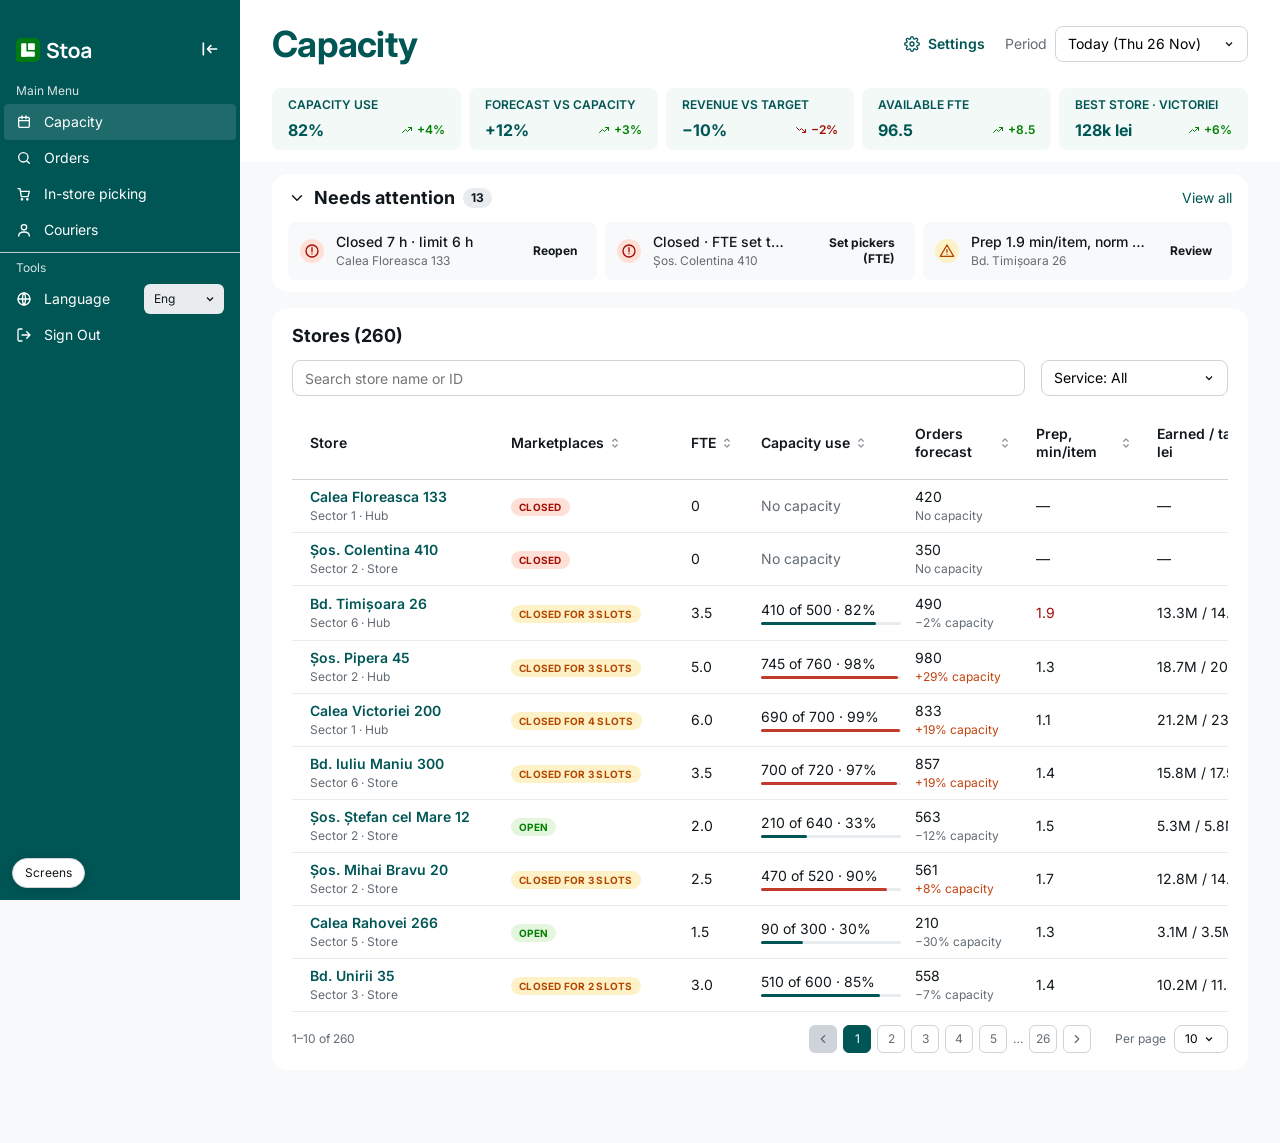
<file: index.html>
<!doctype html>
<html lang="en">
<head>
  <meta charset="utf-8">
  <meta name="viewport" content="width=device-width, initial-scale=1">
  <title>Stoa · Capacity prototype</title>
  <link rel="preconnect" href="https://fonts.googleapis.com">
  <link rel="stylesheet" href="https://fonts.googleapis.com/css2?family=Inter:wght@400;500;600;700&display=swap">
  <link rel="stylesheet" href="styles.css?v=20261127l">
</head>
<body>
  <div id="app"></div>
  <div id="toasts" class="toasts" aria-live="polite"></div>
  <div id="tip" class="tip" role="tooltip" style="display:none"></div>
  <noscript>This prototype needs JavaScript.</noscript>
  <script src="data.js?v=20261127l"></script>
  <script src="app.js?v=20261127l"></script>
</body>
</html>
</file>
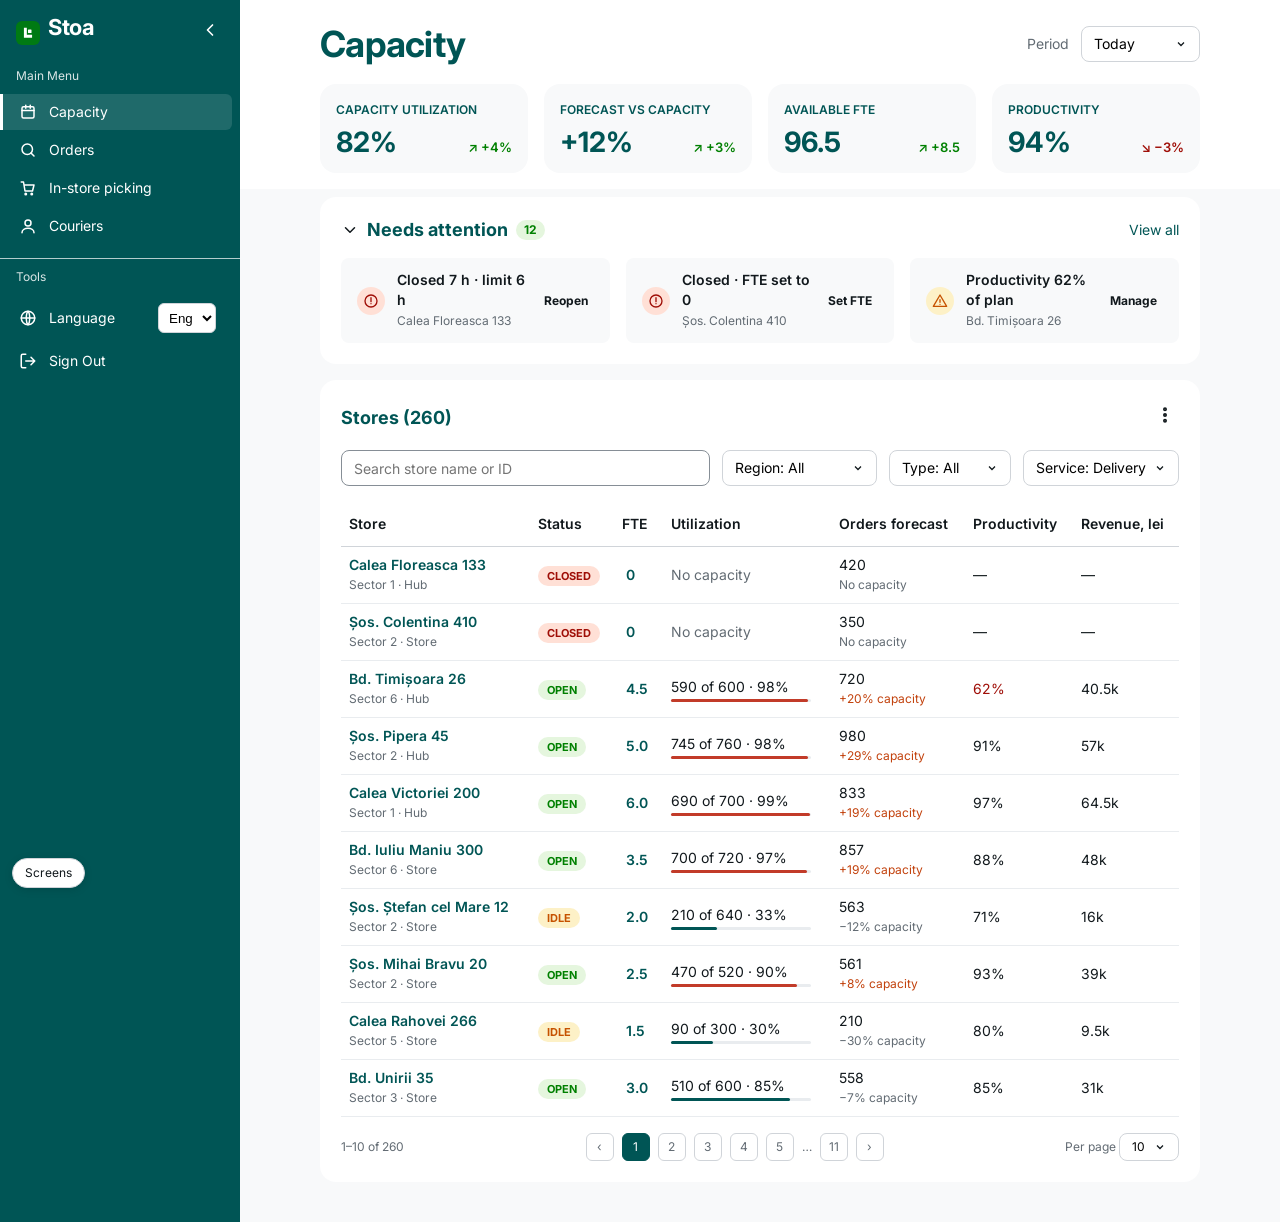
<file: _previous-version/2026-11-old-index/index.html>
<!doctype html>
<html lang="en">
<head>
  <meta charset="utf-8">
  <meta name="viewport" content="width=device-width, initial-scale=1">
  <title>Stoa · Capacity prototype</title>
  <link rel="preconnect" href="https://fonts.googleapis.com">
  <link rel="stylesheet" href="https://fonts.googleapis.com/css2?family=Inter:wght@400;500;600;700&display=swap">
  <link rel="stylesheet" href="styles.css">
</head>
<body>
  <div id="app"></div>
  <div id="tip" class="tip" role="tooltip" style="display:none"></div>
  <noscript>This prototype needs JavaScript.</noscript>
  <script src="data.js"></script>
  <script src="app.js"></script>
</body>
</html>
</file>
<file: styles.css>
/* Stoa prototype · all tokens live here. Switch brand/primary in :root. */
:root {
  --teal-light: #f2f9f6; /* Figma teal/light, KPI StatCard fill */
  --badge-neutral-bg: #e9ecef;  /* count badges (Figma gray/2) */
  --badge-neutral-fg: #11181c;
  --internal: #0b7285;      /* Internal orders (Figma cyan/9, white text 5.59:1) */
  --reserved: #3b5bdb;      /* Reserved orders (Figma indigo/filled) */
  --brand: #005555;          /* teal: headings, menu, selected, pagination */
  --brand-dark: #004040;
  --primary: #007a13;        /* DS primary green: outline buttons, links accents */
  --text: #11181c;
  --dimmed: #626b73;
  --border: #d0d4d9;
  --bg: #f8f9fa;
  --white: #fff;
  --forecast: #b2eebb;
  --green-bg: #e5f6de; --green-fg: #008000;
  --orange-bg: #fdf1c7; --orange-fg: #b34700;
  --red-bg: #ffe0d6; --red-fg: #9f0e07; --red: #c23b29;
  --sp-xs: 10px; --sp-sm: 12px; --sp-md: 16px; --sp-lg: 20px; --sp-xl: 32px;
  --radius: 8px; --radius-sm: 4px;
  --font-head: "Euclid Flex", "Inter", system-ui, sans-serif;
  --font: "Inter", system-ui, -apple-system, "Segoe UI", sans-serif;
}
* { box-sizing: border-box; }
html, body { margin: 0; height: 100%; }
body { font-family: var(--font); font-size: 14px; line-height: 20px; color: var(--text); background: var(--bg); }
h1, h2, h3, h4, h5 { font-family: var(--font-head); font-weight: 700; margin: 0; color: var(--brand); }
h1 { font-size: 36px; line-height: 40px; letter-spacing: -.02em; }
h4 { font-size: 24px; line-height: 32px; }
h5 { font-size: 18px; line-height: 24px; }
button { font: inherit; color: inherit; cursor: pointer; }
a { color: var(--brand); }
:focus-visible { outline: 2px solid #1c7ed6; outline-offset: 2px; }
.sr { position: absolute; width: 1px; height: 1px; overflow: hidden; clip: rect(0 0 0 0); }

/* shell */
.app { display: flex; min-height: 100vh; }
.menu { width: 240px; flex: none; background: var(--brand); color: #fff; padding: 16px 0; display: flex; flex-direction: column; }
.menu .logo { display: flex; align-items: center; justify-content: space-between; padding: 0 16px 12px; font-family: var(--font-head); font-size: 22px; font-weight: 700; letter-spacing: -.02em; }
.logo-tile { display: inline-grid; place-items: center; width: 24px; height: 24px; border-radius: 6px; background: var(--primary); margin-right: 8px; vertical-align: -5px; }
.menu .label { font-size: 12px; padding: 8px 16px; opacity: .85; }
.menu .item { display: flex; align-items: center; gap: 12px; width: calc(100% - 8px); margin: 0 0 2px; padding: 8px 16px; background: none; border: 0; border-left: 3px solid transparent; color: #fff; text-align: left; font-size: 14px; }
.menu .item.active { background: rgba(255,255,255,.12); border-left-color: #fff; border-radius: 0 6px 6px 0; }
.menu .item[aria-disabled="true"] { cursor: default; }
.menu hr { border: 0; border-top: 1px solid rgba(255,255,255,.7); margin: 12px 0 0; }
.menu select { margin-left: auto; height: 30px; border-radius: 6px; border: 1px solid var(--border); padding: 0 6px; background: #fff; }
.main { flex: 1; min-width: 0; }
.top { background: #fff; padding: 24px 80px 16px 80px; }
.top-row { display: flex; align-items: center; justify-content: space-between; gap: 16px; margin-bottom: 20px; flex-wrap: wrap; }
.top-controls { display: flex; align-items: center; gap: 12px; }
.top-controls label { color: var(--dimmed); }
.select { height: 36px; border: 1px solid var(--border); border-radius: var(--radius); padding: 0 32px 0 12px; background: #fff url("data:image/svg+xml,%3Csvg xmlns='http://www.w3.org/2000/svg' width='12' height='12' viewBox='0 0 24 24' fill='none' stroke='%2311181c' stroke-width='2.5'%3E%3Cpath d='m6 9 6 6 6-6'/%3E%3C/svg%3E") no-repeat right 12px center; appearance: none; font: inherit; }
.select.wide { min-width: 300px; }
.kpis { display: grid; grid-auto-flow: column; grid-auto-columns: 1fr; gap: 16px; }
.kpi { background: var(--teal-light); border-radius: 16px; padding: 16px; }
.kpi .t { font-size: 12px; font-weight: 600; text-transform: uppercase; color: var(--brand); display: flex; justify-content: space-between; align-items: center; }
.kpi .v { display: flex; justify-content: space-between; align-items: baseline; margin-top: 12px; }
.kpi .v b { font-family: var(--font-head); font-size: 28px; color: var(--brand); }
.up { color: var(--green-fg); font-weight: 600; font-size: 13px; } .down { color: var(--red-fg); font-weight: 600; font-size: 13px; }
.content { padding: 24px 80px 40px; display: grid; gap: 16px; grid-template-columns: minmax(0, 1fr); }
.card { min-width: 0; }
.card { background: #fff; border-radius: 16px; padding: 20px; border: 1px solid transparent; }

/* needs attention */
.att-head { display: flex; align-items: center; justify-content: space-between; }
.toggle { display: flex; align-items: center; gap: 8px; background: none; border: 0; padding: 0; }
.count { display: inline-block; background: var(--green-bg); color: var(--green-fg); border-radius: 12px; padding: 0 8px; font-size: 12px; font-weight: 700; }
.link { background: none; border: 0; padding: 0; color: var(--brand); font-size: 14px; text-decoration: none; }
.link:hover { text-decoration: underline; }
.att-list { display: grid; grid-template-columns: repeat(3, 1fr); gap: 16px; margin-top: 16px; }
.alert-row { display: flex; align-items: center; gap: 12px; background: var(--bg); border-radius: var(--radius); padding: 12px 16px; }
.alert-row .txt { flex: 1; min-width: 0; }
.alert-row .txt b { display: block; font-weight: 600; }
.alert-row .txt span { font-size: 12px; color: var(--dimmed); }
.alert-row .act { background: none; border: 0; font-weight: 700; font-size: 12px; }
.ico { width: 28px; height: 28px; flex: none; border-radius: 50%; display: grid; place-items: center; }
.ico.high { background: var(--red-bg); color: var(--red-fg); } .ico.med { background: var(--orange-bg); color: var(--orange-fg); } .ico.low { background: #d5f1ee; color: var(--brand); }
.empty { color: var(--dimmed); padding: 16px 0 0; }

/* table */
table { width: 100%; border-collapse: collapse; }
th { text-align: left; font-weight: 600; padding: 12px 8px; border-bottom: 1px solid var(--border); font-size: 14px; vertical-align: bottom; }
td { padding: 8px; border-bottom: 1px solid #e9ecef; vertical-align: middle; }
.store-name { font-weight: 600; color: var(--brand); background: none; border: 0; padding: 0; text-align: left; }
.store-name:hover { text-decoration: underline; }
.sub { font-size: 12px; color: var(--dimmed); display: block; }
.badge { display: inline-block; font-size: 11px; font-weight: 700; text-transform: uppercase; border-radius: 12px; padding: 1px 9px; line-height: 18px; }
.b-green { background: var(--green-bg); color: var(--green-fg); } .b-orange { background: var(--orange-bg); color: var(--orange-fg); } .b-red { background: var(--red-bg); color: var(--red-fg); }
.bar { display: block; height: 3px; background: #e9ecef; border-radius: 2px; margin-top: 2px; width: 140px; } .bar i { display: block; height: 100%; background: var(--brand); border-radius: 2px; } .bar.full i { background: var(--red); }
.fte-btn { background: none; border: 0; font-weight: 600; color: var(--brand); padding: 0; text-align: left; }
.fte-btn:hover { text-decoration: underline; }
.pos { color: var(--red-fg); } .warn { color: #c2410c; font-size: 12px; }
.tools { display: flex; gap: 12px; margin: 16px 0; flex-wrap: wrap; }
.input { height: 36px; border: 1px solid var(--border); border-radius: var(--radius); padding: 0 12px; font: inherit; background: #fff; }
.input.grow { flex: 1; min-width: 200px; }
.pager { display: flex; justify-content: space-between; align-items: center; margin-top: 16px; color: var(--dimmed); font-size: 12px; flex-wrap: wrap; gap: 8px; }
.pages { display: flex; gap: 8px; align-items: center; }
.pg { min-width: 28px; height: 28px; border: 1px solid var(--border); background: #fff; border-radius: 6px; }
.pg.on { background: var(--brand); color: #fff; border-color: var(--brand); }

/* buttons */
.btn { height: 36px; padding: 0 18px; border-radius: var(--radius); border: 1px solid var(--brand); background: #fff; color: var(--brand); font-weight: 600; }
.btn.filled { background: var(--brand); color: #fff; }
.btn.outline { border-color: var(--primary); color: var(--primary); }
.btn.light { background: #e6f0f0; border-color: transparent; }
.btn[disabled] { background: #e9ecef; color: #868e96; border-color: transparent; cursor: not-allowed; }
.seg { display: inline-flex; background: #e9ecef; border-radius: var(--radius); padding: 3px; }
.seg button { border: 0; background: none; padding: 6px 14px; border-radius: 6px; font-weight: 600; color: var(--dimmed); }
.seg button.on { background: #fff; color: var(--text); }

/* chart */
.chart-head { display: flex; align-items: center; justify-content: space-between; gap: 16px; flex-wrap: wrap; }
.chips { display: flex; gap: 16px; font-size: 12px; align-items: center; flex-wrap: wrap; }
.chips b { margin-left: 4px; }
.sw { display: inline-block; width: 10px; height: 10px; border-radius: 2px; margin-right: 6px; } .sw.cap { background: var(--brand); } .sw.fc { background: var(--forecast); }
.dash { display: inline-block; width: 16px; height: 2px; background: #b45309; margin-right: 6px; vertical-align: middle; }
.chart-scroll { position: relative; margin-top: 12px; overflow-x: auto; }
.chart { display: flex; align-items: flex-end; height: 110px; border-bottom: 1px solid var(--border); min-width: 100%; }
.chart.wide { min-width: 560px; }
.col { flex: 1; min-width: 0; display: flex; align-items: flex-end; justify-content: center; gap: 2px; height: 100%; padding: 0 4px; border-radius: 6px 6px 0 0; cursor: default; position: relative; }
.col:hover, .col.hl { background: rgba(0, 85, 85, .07); }
.col i { display: block; width: 24px; border-radius: 3px 3px 0 0; } .col .c { background: var(--brand); } .col .f { background: var(--forecast); }
.x-labels { display: flex; min-width: 100%; } .x-labels.wide { min-width: 560px; }
.x-labels span { flex: 1; text-align: center; font-size: 11px; color: var(--dimmed); padding-top: 4px; }
.tip { position: fixed; z-index: 30; background: #212529; color: #fff; border-radius: 6px; padding: 6px 12px; font-size: 13px; pointer-events: none; transform: translate(-50%, -100%); }
.tip div { display: flex; gap: 12px; justify-content: space-between; align-items: center; } .tip .sw { margin-right: 8px; border: 1px solid #fff; }
.tip::after { content: ""; position: absolute; left: 50%; bottom: -5px; margin-left: -5px; border: 5px solid transparent; border-bottom: 0; border-top-color: #212529; }
.fade { position: relative; }

/* store table */
.store-head { display: flex; align-items: center; gap: 16px; margin-bottom: 8px; flex-wrap: wrap; }
.store-head .grow { flex: 1; }
.chev { background: none; border: 0; padding: 4px; }
.expand td { background: var(--bg); border-bottom: 1px solid var(--border); }
.expand .box { padding: 4px 8px; }
.expand .row { display: flex; gap: 24px; margin-top: 6px; } .expand .row b { width: 130px; } .expand .row span b { width: auto; }
.expand .row span { color: var(--dimmed); } .expand .row span b { color: var(--text); }
.timeslot { background: none; border: 0; padding: 0; text-align: left; }
.timeslot:hover { text-decoration: underline; color: var(--brand); }
.notice { background: #fff; border-radius: 16px; padding: 40px; text-align: center; color: var(--dimmed); }

/* drawer */
.scrim { position: fixed; inset: 0; background: rgba(17, 24, 28, .42); z-index: 20; }
.drawer { position: fixed; top: 0; right: 0; bottom: 0; width: 520px; max-width: 100%; background: #fff; z-index: 21; display: flex; flex-direction: column; box-shadow: -6px 0 30px rgba(0,0,0,.2); }
.drawer header { display: flex; align-items: center; justify-content: space-between; padding: 24px; gap: 12px; }
.drawer header h2 { font-family: var(--font); font-weight: 500; font-size: 18px; color: var(--text); }
.drawer .body { flex: 1; overflow: auto; padding: 0 24px 16px; }
.drawer footer { padding: 16px 24px; border-top: 1px solid #e9ecef; }
.drawer footer.actions { display: flex; gap: 12px; justify-content: flex-end; }
.xbtn { background: none; border: 0; padding: 4px; border-radius: 6px; } .xbtn:hover { background: var(--bg); }
.pills { display: flex; flex-wrap: wrap; gap: 8px; margin-bottom: 16px; }
.pill { border: 0; background: #e9ecef; border-radius: 20px; padding: 6px 18px; } .pill.on { background: var(--brand); color: #fff; font-weight: 600; }
.drawer .alert-row { margin-bottom: 8px; }
.restricted { color: var(--green-fg); font-weight: 700; font-size: 11px; letter-spacing: .02em; margin: 0 12px; }
.legend { font-size: 12px; } .legend div { display: flex; gap: 8px; align-items: center; margin-top: 6px; } .legend b { min-width: 52px; } .legend span { color: var(--dimmed); }
.field { margin-bottom: 16px; } .field label { display: block; font-weight: 600; margin-bottom: 4px; } .field .hint { font-size: 12px; color: var(--dimmed); margin-top: 4px; }
.field .input { width: 100%; } .field .err-msg { color: #c92a2a; font-size: 12px; margin-top: 4px; } .input.err { border-color: #c92a2a; }
.rows { display: grid; }
.trow { display: grid; grid-template-columns: 1fr 120px 100px; gap: 12px; align-items: center; padding: 8px 0; border-bottom: 1px solid #e9ecef; }
.trow .input { width: 100%; }
.alert-box { border-radius: 8px; padding: 12px 16px; display: flex; align-items: center; justify-content: space-between; margin: 0 24px 12px; }
.alert-box.green { background: #d3f9d8; color: #1b5e20; } .alert-box.blue { background: #d0ebff; color: #0b4a8a; }
.tabs { display: flex; border-bottom: 1px solid var(--border); margin-bottom: 16px; }
.tabs button { background: none; border: 0; border-bottom: 2px solid transparent; padding: 10px 14px; font-weight: 600; color: var(--dimmed); }
.tabs button[aria-selected="true"] { color: var(--primary); border-bottom-color: var(--primary); }
.donut { width: 140px; height: 140px; border-radius: 50%; margin: 8px auto 16px; position: relative; }
.donut::after { content: attr(data-label); position: absolute; inset: 24px; background: #fff; border-radius: 50%; display: grid; place-items: center; font-family: var(--font-head); font-weight: 700; font-size: 22px; color: var(--brand); }
.kv { display: flex; justify-content: space-between; padding: 8px 0; border-bottom: 1px solid #e9ecef; } .kv i { font-style: normal; display: inline-block; width: 10px; height: 10px; border-radius: 2px; margin-right: 8px; }
.pool { height: 8px; background: #e9ecef; border-radius: 4px; overflow: hidden; display: flex; margin: 8px 0 16px; }
.toggle-sw { display: flex; align-items: center; justify-content: space-between; padding: 12px 0; }
.switch { width: 44px; height: 24px; border-radius: 12px; border: 0; background: #adb5bd; position: relative; } .switch[aria-checked="true"] { background: var(--brand); }
.switch::after { content: ""; position: absolute; top: 3px; left: 3px; width: 18px; height: 18px; border-radius: 50%; background: #fff; transition: left .15s; } .switch[aria-checked="true"]::after { left: 23px; }
@media (prefers-reduced-motion: reduce) { * { transition: none !important; } }

/* sign in */
.signin { min-height: 100vh; display: grid; place-items: center; background: var(--bg); padding: 16px; }
.signin .card { width: 100%; max-width: 400px; padding: 32px; }

/* proto switcher */
.proto { position: fixed; left: 12px; bottom: 12px; z-index: 40; font-size: 12px; }
.proto > button { background: #fff; border: 1px solid var(--border); border-radius: 16px; padding: 4px 12px; box-shadow: 0 2px 8px rgba(0,0,0,.12); }
.proto .list { position: absolute; bottom: 36px; left: 0; background: #fff; border: 1px solid var(--border); border-radius: 8px; padding: 8px; width: 260px; max-height: 70vh; overflow: auto; box-shadow: 0 6px 20px rgba(0,0,0,.18); }
.proto .list a { display: block; padding: 4px 8px; color: var(--text); text-decoration: none; border-radius: 4px; } .proto .list a:hover { background: var(--bg); } .proto .list h6 { margin: 8px 8px 2px; font-size: 11px; color: var(--dimmed); text-transform: uppercase; }

.burger { display: none; }
@media (max-width: 900px) {
  .menu { position: fixed; z-index: 15; inset: 0 auto 0 0; transform: translateX(-100%); transition: transform .2s; } .menu.open { transform: none; }
  .burger { display: inline-block; background: none; border: 1px solid var(--border); border-radius: 8px; width: 36px; height: 36px; }
  .top, .content { padding-left: 16px; padding-right: 16px; }
  .kpis { grid-auto-flow: row; grid-template-columns: 1fr 1fr; }
  .att-list { grid-template-columns: 1fr; }
  .tscroll { overflow-x: auto; } .tscroll table { min-width: 760px; }
  .select.wide { min-width: 0; width: 100%; } h1 { font-size: 28px; }
  .drawer { width: 100%; }
}

/* timeslot drawer */
.tabs button { color: var(--text); font-weight: 500; }
.tabs button[aria-selected="true"] { color: var(--text); border-bottom-color: var(--primary); }
.ts-top { display: flex; gap: 20px; align-items: center; margin-bottom: 20px; }
.ts-ring { flex: none; width: 112px; height: 112px; border-radius: 50%; background: var(--bg); display: flex; flex-direction: column; align-items: center; justify-content: center; }
.ts-ring b { font-family: var(--font-head); font-size: 28px; line-height: 32px; } .ts-ring span { font-size: 12px; color: var(--dimmed); }
.ts-leg { flex: 1; display: grid; gap: 10px; }
.ts-leg div { display: grid; grid-template-columns: 12px 1fr auto 44px; gap: 8px; align-items: center; }
.ts-leg i { width: 12px; height: 12px; border-radius: 2px; } .ts-leg em { font-style: normal; color: var(--dimmed); text-align: right; }
.ts-stats { display: grid; grid-template-columns: 1fr 1fr 1fr; background: var(--bg); border-radius: 12px; padding: 12px 14px; margin-bottom: 20px; }
.ts-stats div { display: grid; gap: 4px; padding: 0 14px; border-left: 1px solid var(--border); } .ts-stats div:first-child { border-left: 0; padding-left: 0; }
.ts-stats span { font-size: 12px; color: var(--dimmed); } .ts-stats b { font-family: var(--font-head); font-size: 18px; }
.ts-card { background: var(--bg); border-radius: 12px; padding: 14px; }
.ts-card h6 { margin: 0; font-size: 14px; font-weight: 600; }
.ts-split { display: flex; height: 28px; border-radius: 6px; overflow: hidden; margin: 12px 0 16px; }
.ts-split span { display: grid; place-items: center; color: #fff; font-size: 12px; font-weight: 600; }
.ts-grp { display: flex; align-items: center; gap: 10px; margin: 12px 0 8px !important; font-size: 14px; }
.ts-grp i { width: 12px; height: 12px; border-radius: 50%; }
.ts-row { display: flex; justify-content: space-between; font-size: 12px; padding: 6px 0; } .ts-row b { font-weight: 600; }

/* collapsible menu (desktop only), toast, placeholders */
.menu { transition: width .15s ease; }
.menu .logo .brand { display: inline-flex; align-items: center; }
.alert-box.red { background: var(--red-bg); color: var(--red-fg); margin: 0; border-radius: var(--radius); }
.ph-note { background: #e7f5ff; color: #0b4a8a; border-radius: var(--radius); padding: 10px 16px; font-size: 13px; }
.toasts { position: fixed; right: 16px; bottom: 16px; z-index: 60; display: grid; gap: 8px; }
.toast { background: #212529; color: #fff; border-radius: 8px; padding: 10px 16px; box-shadow: 0 6px 20px rgba(0,0,0,.25); font-size: 14px; }
@media (min-width: 901px) {
  .menu.collapsed { width: 64px; }
  .menu.collapsed .lbl, .menu.collapsed .label, .menu.collapsed .brand-name, .menu.collapsed .lang select { display: none; }
  .menu.collapsed .logo { flex-direction: column; justify-content: center; gap: 8px; padding: 0 0 12px; }
  .menu.collapsed .logo-tile { margin-right: 0; }
  .menu.collapsed .item { justify-content: center; padding: 8px 0; gap: 0; width: 100%; position: relative; border-left: 0; border-radius: 0; }
  .menu.collapsed .item:hover::after, .menu.collapsed .item:focus-visible::after { content: attr(data-tip); position: absolute; left: 60px; top: 50%; transform: translateY(-50%); background: #212529; color: #fff; padding: 4px 10px; border-radius: 6px; white-space: nowrap; font-size: 12px; z-index: 50; }
}
@media (max-width: 900px) { .toasts { left: 16px; right: 16px; } }

/* Figma-fidelity pass: shift table + drawers */
.input.num { width: 93px; padding-right: 28px; background: #fff url("data:image/svg+xml,%3Csvg xmlns='http://www.w3.org/2000/svg' width='12' height='12' viewBox='0 0 24 24' fill='none' stroke='%2311181c' stroke-width='2.5'%3E%3Cpath d='m7 9 5-5 5 5M7 15l5 5 5-5'/%3E%3C/svg%3E") no-repeat right 10px center; }
.input.num.sm { width: 72px; height: 28px; padding: 0 24px 0 10px; background-position: right 8px center; font-size: 12px; }
input[type=number].input.num { -moz-appearance: textfield; appearance: textfield; }
input[type=number].input.num::-webkit-inner-spin-button, input[type=number].input.num::-webkit-outer-spin-button { -webkit-appearance: none; margin: 0; }
table.shifts { min-width: 980px; }
table.shifts th { font-weight: 500; color: var(--text); white-space: nowrap; }
table.shifts .grp th { border-bottom: 0; padding-bottom: 0; } table.shifts .gh { border-bottom: 1px solid var(--border); font-size: 14px; }
table.shifts td { border-bottom: 1px solid #e9ecef; padding: 9px 8px; vertical-align: top; }
table.shifts tr.band td { background: var(--bg); padding: 10px 8px; vertical-align: middle; border-bottom: 1px solid #e9ecef; }
.shift-t { display: flex; align-items: center; gap: 8px; background: none; border: 0; padding: 0; text-align: left; } .shift-t b { font-weight: 500; display: block; } .shift-t .sub { font-size: 11px; }
table.shifts td .input.num.sm { margin-top: -2px; }
table.shifts tr:has(+ .expand) td { border-bottom: 0; }
.cm { position: relative; } .cm-b { display: inline-flex; align-items: center; gap: 6px; background: none; border: 0; padding: 0; font: inherit; }
.mk { display: block; font-size: 12px; font-weight: 600; color: var(--brand); margin-top: 2px; }
.extra { color: var(--dimmed); }
.cm-tip { display: none; position: absolute; left: 44px; top: 20px; z-index: 12; min-width: 190px; background: #212529; color: #fff; border-radius: 6px; padding: 8px 10px; font-size: 12px; line-height: 20px; pointer-events: none; }
.cm:hover .cm-tip, .cm:focus-within .cm-tip { display: block; }
.cm-tip .r { display: flex; justify-content: space-between; gap: 24px; } .cm-tip .r.in { padding-left: 8px; } .cm-tip .r.h { font-size: 14px; }
.expand .box.u { margin-left: 0; background: #f1f3f5; border-radius: 8px; padding: 8px 12px; max-width: 520px; } .expand .box.u .row { margin-top: 2px; } .expand .box.u .row b { width: 100px; font-weight: 400; color: var(--dimmed); font-size: 12px; } .expand .box.u .row span { font-size: 12px; }
.expand td { padding: 0 8px 12px; border-bottom: 1px solid #e9ecef; background: none; }

.drawer .body .desc { font-size: 12px; color: var(--dimmed); margin: 0 0 16px; line-height: 18px; }
.st-head { display: flex; justify-content: space-between; align-items: flex-start; margin: 8px 0 12px; } .st-head h3 { font-family: var(--font); font-size: 20px; line-height: 28px; font-weight: 600; margin: 0; color: var(--text); }
.today { text-align: right; } .today b { display: block; font-size: 16px; line-height: 22px; font-weight: 600; }
.th-row { display: grid; grid-template-columns: 1fr 93px 117px; gap: 12px; align-items: center; padding: 10px 0; border-bottom: 1px solid #e9ecef; } .th-row .link.strong { grid-column: 1 / -1; font-weight: 600; font-size: 12px; color: var(--brand); justify-self: start; }
.th-row.th-h { border: 0; padding: 0 0 4px; font-size: 12px; color: var(--dimmed); }
.th-row .select { width: 117px; padding-right: 28px; }
.lbl { display: block; font-size: 14px; color: var(--text); font-weight: 400; }
.set-row { display: flex; justify-content: space-between; align-items: center; gap: 16px; padding: 10px 0; border-bottom: 1px solid #e9ecef; } .set-row .sub { font-size: 12px; } .set-row label.lbl { margin: 0; }
.set-row .err-msg, .fte-row .err-msg { display: block; color: #c92a2a; font-size: 12px; margin-top: 4px; } .ctl { display: grid; justify-items: start; }
.rs-box { display: flex; gap: 12px; background: #faf0e4; color: #7a2410; border-radius: 8px; padding: 14px 16px; margin-bottom: 20px; } .rs-box b { display: block; font-weight: 600; } .rs-box span:not(.ic) { color: var(--text); } .rs-box .ic { margin-top: 2px; }
.switch[aria-checked="true"] { background: var(--primary); }
.gcard { background: var(--bg); border-radius: 8px; padding: 16px; margin-bottom: 20px; } .gc-h { display: flex; justify-content: space-between; align-items: center; margin-bottom: 8px; } .gc-h b { font-weight: 600; }
.pr { padding: 4px 0 6px; } .pr > div { display: flex; justify-content: space-between; margin-bottom: 4px; } .pr b { font-weight: 500; } .bar2 { display: block; height: 4px; background: #e9ecef; border-radius: 2px; } .bar2 i { display: block; height: 100%; border-radius: 2px; }
.gcard .set-row:last-of-type { border-bottom: 0; } .rel { display: flex; justify-content: space-between; align-items: center; padding-top: 10px; border-top: 1px solid #e9ecef; }
.copy-btns { display: grid; grid-template-columns: 1fr 1fr; gap: 8px; margin-bottom: 20px; } .copy-btns .btn { border-color: var(--border); color: var(--text); background: #fff; }
.fte-row { display: grid; grid-template-columns: 140px 132px 86px 1fr; align-items: center; padding: 8px 0; min-height: 54px; border-bottom: 1px solid #e9ecef; font-size: 14px; } .fte-row .day { font-weight: 600; }
.fte-row.fte-h { min-height: 0; font-size: 12px; color: var(--text); border: 0; padding: 0 0 4px; } .fte-row.fte-h span { font-weight: 500; }
.sum { display: grid; grid-template-columns: repeat(3, 1fr); background: var(--bg); border-radius: 8px; padding: 12px 16px; margin-top: 16px; } .sum span { display: block; font-size: 12px; color: var(--dimmed); } .sum b { font-weight: 600; }
@media (max-width: 900px) { .fte-row { grid-template-columns: 96px 110px 70px 1fr; } }

/* Figma alignment pass 2: shell, KPI, attention, table, pager, drawer chrome */
.menu { padding: 34px 0 16px; }
.menu .lbl { color: inherit; font-size: 14px; }
.menu .logo { height: 32px; padding: 0 16px; margin-bottom: 10px; }
.menu .label { padding: 5px 16px 3px; font-size: 12px; opacity: .85; line-height: 20px; }
.menu .item { height: 36px; margin: 0 4px; width: calc(100% - 8px); padding: 0 12px; border-left: 0; border-radius: 4px; }
.menu .item.active { background: rgba(255,255,255,.12); border-left: 0; border-radius: 4px; }
.menu hr { margin: 4px 0 0; }
.menu select { appearance: none; border: 0; width: 80px; height: 30px; border-radius: 6px; padding: 0 24px 0 10px; color: var(--text); font: inherit; font-size: 12px; background: #e9ecef url("data:image/svg+xml,%3Csvg xmlns='http://www.w3.org/2000/svg' width='12' height='12' viewBox='0 0 24 24' fill='none' stroke='%2311181c' stroke-width='2.5'%3E%3Cpath d='m6 9 6 6 6-6'/%3E%3C/svg%3E") no-repeat right 8px center; }
.menu .item.lang { cursor: default; }
.top-row { margin-bottom: 24px; }
.top-controls .select { min-width: 160px; border-color: var(--border); }
.kpi { padding: 15px 16px 16px; }
.kpi .t { height: 28px; }
.kic { display: grid; place-items: center; width: 28px; height: 28px; border-radius: 50%; background: #fff; color: var(--primary); }
.kpi .v { margin-top: 8px; align-items: center; }
.kpi .v b { line-height: 32px; }
.up, .down { font-size: 14px; display: inline-flex; align-items: center; gap: 4px; }
.card.att, section.card[aria-labelledby="att-h"] { padding: 12px 16px; }
.att-list { gap: 12px; margin-top: 12px; }
.alert-row { padding: 10px 12px; }
.alert-row .txt b { font-weight: 500; line-height: 20px; }
.alert-row .txt span { line-height: 18px; }
.alert-row .act { padding: 0 14px; }
.ico { width: 24px; height: 24px; }
.tools { margin: 12px 0 0; gap: 8px; }
.tools .select { min-width: 140px; border-color: #ced4da; }
table.stores { table-layout: fixed; margin-top: 12px; }
table.stores th { padding: 15px 18px; font-weight: 600; vertical-align: middle; }
table.stores td { height: 56px; padding: 0 18px; border-bottom: 1px solid #e9ecef; }
table.stores td .sub { line-height: 18px; }
table.stores tr:last-child td { border-bottom: 1px solid #e9ecef; }
.badge { font-size: 12px; padding: 0 10px; line-height: 20px; }
.pager { margin-top: 12px; }
.pager-r { display: flex; align-items: center; gap: 24px; }
.pg { min-width: 28px; height: 28px; padding: 0; display: inline-grid; place-items: center; border-color: var(--border); border-radius: 6px; font-size: 12px; }
.pg[disabled] { background: #ced4da; border-color: #ced4da; color: #626b73; cursor: default; }
.pages { gap: 6px; }
.pager .per { display: flex; align-items: center; gap: 8px; }
.select.sm { height: 28px; font-size: 12px; padding: 0 28px 0 10px; }
/* drawer chrome */
.drawer { outline: none; }
.drawer header { height: 60px; padding: 0 24px; }
.drawer .body { padding: 0 24px 16px; }
.pill { padding: 4px 16px; line-height: 20px; font-size: 14px; }
.pills { margin-bottom: 16px; gap: 8px; }
.drawer .alert-row { margin-bottom: 8px; }
.alert-row .txt span { display: block; }
.alert-row .act { margin-left: auto; }
.alert-row.rs .txt { flex: none; }
.restricted { background: var(--green-bg); border-radius: 12px; padding: 0 10px; line-height: 20px; margin: 0 0 0 4px; }
.menu .item svg { width: 16px; height: 16px; }
.drawer header h2 { font-size: 16px; font-weight: 400; }
.drawer header > span { gap: 18px !important; }
.drawer header .xbtn { padding: 2px; }
.drawer header .xbtn svg { width: 18px; height: 18px; }
.pill { padding: 4px 14px; display: inline-flex; align-items: center; gap: 6px; }
.pill.on { font-weight: 500; }
/* thresholds / shared drawer controls (Figma: borders #d0d4d9) */
.input, .select { border-color: var(--border); }
.input.num { width: 96px; }
.btn { padding: 0 20px; }
.drawer .btn:not(.filled):not(.outline) { border-color: var(--border); color: var(--text); background: #fff; }
.drawer .body > .desc:first-child { margin-top: 12px; }
.th-row { grid-template-columns: 1fr 96px 120px; grid-template-rows: 55px; padding: 0; align-items: center; }
.th-row .select { width: 120px; }
.th-row .link.strong { grid-row: 2; align-self: start; padding: 0 0 9px; line-height: 22px; }
.th-row.th-h { grid-template-rows: auto; padding: 0 0 8px; }
.rs-box { line-height: 24px; margin-bottom: 16px; }
.set-row { min-height: 56px; padding: 0; }
.switch { width: 38px; height: 20px; border-radius: 10px; }
.switch::after { top: 3px; left: 3px; width: 14px; height: 14px; } .switch[aria-checked="true"]::after { left: 21px; }
/* FTE + Channel split fidelity */
.st-head { margin: 11px 0 16px; } .st-head h3 { line-height: 26px; } .st-head .sub { line-height: 18px; }
.today { margin-top: 3px; } .today b { line-height: 24px; }
.copy-btns { margin-bottom: 16px; }
.fte-row { grid-template-columns: 136px 136px 88px 1fr; padding: 0 8px; min-height: 56px; }
.fte-row .input.num { width: 88px; }
.fte-row.fte-h { min-height: 0; padding: 0 8px 8px; line-height: 18px; }
.sum { padding: 12px 16px 10px; margin-top: 16px; } .sum b { display: block; line-height: 24px; margin-top: 0; } .sum span { line-height: 18px; }
.gcard { padding: 14px; margin-bottom: 24px; } .gc-h { margin-bottom: 12px; line-height: 20px; } .gc-h.lim { margin-bottom: 6px; line-height: 22px; }
.pr { padding: 0; margin-bottom: 12px; } .pr:last-child { margin-bottom: 0; } .pr > div { margin-bottom: 6px; line-height: 20px; } .pr b { font-weight: 600; } .bar2 { height: 8px; border-radius: 4px; } .bar2 i { border-radius: 4px; }
.gcard .input.num { width: 136px; }
.rel { border-top: 0; padding-top: 10px; }
@media (max-width: 900px) { .fte-row { grid-template-columns: 96px 100px 70px 1fr; } .fte-row .input.num { width: 88px; } }
.st-head { margin-top: 12px; margin-bottom: 15px; }
.rel { padding: 10px 0 9px; }
.drawer header .xbtn { color: #868e96; }
/* timeslot drawer fidelity */
.tabs { margin: 12px 0 20px; }
.tabs button { padding: 11px 16px; }
.ts-top { margin-bottom: 20px; }
.ts-stats { padding: 15px 14px; } .ts-stats span { line-height: 18px; } .ts-stats b { line-height: 24px; }
.ts-card { padding: 14px 14px 8px; }
.ts-split { margin: 12px 0 14px; }
.ts-grp { margin: 12px 0 5px !important; gap: 12px; line-height: 20px; }
.ts-row { height: 30px; align-items: center; padding: 0; }
.chart-card-collapsed { padding: 12px 16px; }
table.tbl td:first-child, table.tbl th:first-child { padding-left: 10px; }
/* store detail fidelity */
.card.cc { padding: 10px 16px; background: #fff; border: 0; border-radius: 16px; } /* Figma: collapsed chart card is a plain white card, 42px high */
.card.cc .chips b { font-size: 14px; }
.card.sd { padding: 24px; }
.card.sd table:not(.shifts) th:first-child, .card.sd table:not(.shifts) td:first-child { padding-left: 10px; }
.expand .box:not(.u) { background: var(--bg); border-radius: 8px; padding: 8px 12px 10px; margin: 0 2px; }
.expand .box:not(.u) > .sub { line-height: 18px; }
.expand .box:not(.u) .row { margin-top: 8px; } .expand .box:not(.u) .row:first-of-type { margin-top: 11px; }
.card.sd table:not(.shifts) th { padding: 15px 10px 8px; }
.card.sd .expand td { padding: 8px 8px 10px; }
/* sign in (Figma R24, split layout) */
.signin { display: grid; grid-template-columns: minmax(480px, 4fr) 5fr; min-height: 100vh; padding: 0; place-items: stretch; background: var(--bg); }
.si-left { background: var(--brand); color: #fff; padding: 60px 64px; display: flex; flex-direction: column; justify-content: space-between; }
.si-logo { display: flex; align-items: center; gap: 12px; font-family: var(--font-head); font-weight: 700; font-size: 40px; line-height: 44px; }
.logo-tile.big { width: 44px; height: 44px; border-radius: 8px; margin: 0; vertical-align: 0; }
.si-copy { margin-bottom: 25vh; } .si-copy h1 { color: #fff; font-size: 36px; line-height: 40px; max-width: 420px; }
.si-copy p { font-size: 18px; line-height: 24px; color: rgba(255,255,255,.8); margin: 24px 0 28px; max-width: 480px; }
.si-copy ul { list-style: none; margin: 0; padding: 0; display: grid; gap: 12px; } .si-copy li { display: flex; align-items: center; gap: 12px; font-size: 16px; line-height: 24px; }
.si-tick { width: 24px; height: 24px; border-radius: 50%; background: rgba(255,255,255,.2); display: grid; place-items: center; }
.si-right { display: grid; place-items: center; padding: 16px; }
.signin .si-card { width: 100%; max-width: 400px; padding: 40px; border-radius: 16px; }
.si-card h2 { font-size: 36px; line-height: 40px; margin-bottom: 20px; }
.si-card .field { margin-bottom: 20px; } .si-card .field label { font-weight: 500; margin-bottom: 4px; }
.input.md { height: 42px; width: 100%; font-size: 16px; }
.pw { position: relative; display: block; } .pw .input { padding-right: 40px; } .eye { position: absolute; right: 12px; top: 13px; color: var(--dimmed); }
.si-row { display: flex; justify-content: space-between; align-items: center; margin: -4px 0 20px; }
.chk { display: inline-flex; align-items: center; gap: 12px; cursor: pointer; position: relative; } .chk input { position: absolute; opacity: 0; width: 20px; height: 20px; margin: 0; }
.chk .box { width: 20px; height: 20px; border-radius: 4px; border: 1px solid var(--border); background: #fff; display: grid; place-items: center; color: #fff; } .chk .box svg { opacity: 0; } .chk input:checked + .box { background: var(--brand); border-color: var(--brand); } .chk input:checked + .box svg { opacity: 1; }
.chk input:focus-visible + .box { outline: 2px solid #1c7ed6; outline-offset: 2px; }
.btn.lg { width: 100%; height: 50px; font-size: 18px; }
.si-note { font-size: 12px; color: var(--dimmed); margin: 20px 0 0; line-height: 18px; }
@media (max-width: 900px) { .signin { grid-template-columns: 1fr; } .si-left { display: none; } .si-card { padding: 24px !important; } }
.si-left { justify-content: flex-start; } .si-copy { margin: 158px 0 0; }
.si-card { margin-top: -1px; }
.content.sp { gap: 24px; }
.kpi .t span:first-child { white-space: nowrap; letter-spacing: -.02em; }
.kpi.wrap .t span:first-child { white-space: normal; }
.kpi .v .neutral { color: var(--text, #1a1b1e); font-size: 14px; font-weight: 500; white-space: nowrap; }
.kic { flex: none; margin-left: 4px; }
.ut { display: flex; align-items: center; gap: 12px; } .ut .bar { width: 76px; margin: 0; flex: none; }
table.slots th svg { vertical-align: -3px; margin-left: 4px; }
.expand .box:not(.u) { margin: 0 0 0 2px; } .card.sd .expand td { padding: 8px 0 10px; }
.expand .box:not(.u) .row { gap: 8px; }
@media (max-width: 900px) {
  .kpis { grid-template-columns: repeat(2, minmax(0, 1fr)); }
  .kpi .t span:first-child { white-space: normal; }
  .top-controls { flex-wrap: wrap; width: 100%; } .top-controls .select, .top-controls .select.wide { min-width: 0; flex: 1; }
  .tools .select { min-width: 0; flex: 1 1 120px; }
  .pager-r { flex-wrap: wrap; gap: 12px; }
  .si-right { padding: 16px; }
}
.si-brand, .si-sub { display: none; }
@media (max-width: 900px) {
  .signin { background: var(--brand); }
  .si-brand { display: flex; align-items: center; gap: 8px; font-family: var(--font-head); font-weight: 700; font-size: 24px; color: var(--brand); margin-bottom: 24px; }
  .si-brand .logo-tile { width: 24px; height: 24px; margin: 0; }
  .si-sub { display: block; color: var(--dimmed); font-size: 14px; line-height: 20px; margin: -8px 0 20px; }
  .si-card h2 { font-size: 28px; line-height: 32px; margin-bottom: 8px; }
  .input.md { height: 36px; font-size: 14px; } .eye { top: 10px; }
  .btn.lg { height: 42px; font-size: 16px; }
  .si-card { padding: 24px !important; }
}
@media (max-width: 900px) { .chk input:checked + .box { background: var(--primary); border-color: var(--primary); } } /* Figma: teal on desktop, green on mobile */
@media (max-width: 900px) { .si-card h2 { font-size: 24px; line-height: 28px; margin-bottom: 12px; } .si-sub { margin-top: 0; } .si-card .field { margin-bottom: 16px; } }

/* logo (exact Figma asset) */
.stoa-logo { display: block; width: auto; }
.stoa-logo.on-dark { color: #fff; } .stoa-logo.on-light { color: #004040; }
.stoa-mark { display: block; }

/* saved alert (Figma: light green, info icon, title + message) */
.alert-box.green.saved { justify-content: flex-start; align-items: flex-start; gap: 12px; padding: 16px; margin: 24px 24px 0; background: #e3f6e0; color: #11181c; }
.alert-box.green.saved .al-ic { color: #2b8a3e; flex: none; margin-top: 1px; }
.alert-box.green.saved b { display: block; color: #2b8a3e; font-size: 14px; line-height: 20px; }
.alert-box.green.saved p { margin: 4px 0 0; font-size: 14px; line-height: 20px; }

/* store search combobox */
.combo { position: relative; display: inline-block; }
.combo-ic { position: absolute; left: 12px; top: 50%; transform: translateY(-50%); color: var(--dimmed); pointer-events: none; }
.select.combo-in { background-image: none; padding: 0 12px 0 36px; width: 100%; box-sizing: border-box; }
.combo ul { position: absolute; z-index: 30; left: 0; right: 0; top: calc(100% + 4px); margin: 0; padding: 4px; list-style: none; max-height: 320px; overflow: auto; background: #fff; border: 1px solid var(--border); border-radius: var(--radius); box-shadow: 0 8px 20px rgba(0,0,0,.12); }
.combo li { display: flex; justify-content: space-between; gap: 12px; align-items: baseline; padding: 8px 10px; border-radius: 4px; cursor: pointer; font-size: 14px; }
.combo li small { color: var(--dimmed); font-size: 12px; white-space: nowrap; }
.combo li.act, .combo li:hover { background: var(--teal-light); }
.combo li[aria-selected=true] span { font-weight: 600; }
.combo li.none { color: var(--dimmed); cursor: default; }
@media (max-width: 700px) { .combo { display: block; flex: 1; } }

/* Icon buttons: hover/focus states that stay readable on dark and light surfaces */
.xbtn { transition: background-color .12s ease, color .12s ease; cursor: pointer; }
.xbtn:hover { background: rgba(17, 24, 28, .08); }
.xbtn:active { background: rgba(17, 24, 28, .14); }
.menu .xbtn { color: #fff; }
.menu .xbtn:hover { background: rgba(255, 255, 255, .16); }
.menu .xbtn:active { background: rgba(255, 255, 255, .24); }
.menu .xbtn:focus-visible { outline: 2px solid #fff; outline-offset: 2px; }
.drawer header .xbtn:hover { color: var(--text); }
@media (prefers-reduced-motion: reduce) { .xbtn { transition: none; } }

/* sortable table headers */
th .sort { display: inline-flex; align-items: center; gap: 4px; background: none; border: 0; padding: 0; margin: 0; font: inherit; color: inherit; cursor: pointer; border-radius: 4px; }
th .sort svg { color: var(--dimmed); flex: none; }
th .sort.asc svg, th .sort.desc svg { color: var(--brand); }
th .sort:hover svg { color: var(--text); }
th .sort:hover { text-decoration: underline; }

/* Reopen (closed-store banner): outline button, #007a13 border, white fill; label 5.1:1, border 4.45:1 on the banner (WCAG 1.4.3 / 1.4.11) */
.alert-box.red .btn { background: #fff; color: #007a13; border: 1px solid #007a13; }
.alert-box.red .btn:hover { background: #eff9f0; }

/* closed-store banner: not a solid red fill. White card, red outline + icon, dark text (Figma Alert outline/red) */
.alert-box.red { background: #fff; color: var(--text); border: 1px solid #e03131; }
.alert-box.red .al-msg { display: inline-flex; align-items: center; gap: 12px; }
.alert-box.red .al-msg svg { color: #e03131; flex: none; width: 20px; height: 20px; }

/* FTE for this hour card */
.fte-card h6 { margin: 0 0 12px; font-size: 14px; font-weight: 600; }
.fte-line { display: flex; align-items: center; gap: 12px; }
.fte-line .input.num { width: 88px; }
.fte-line .sub { font-size: 12px; color: var(--dimmed); }
.fte-note { margin: 16px 0 0; font-size: 12px; color: var(--dimmed); }

/* Sticky left nav (desktop) */
@media (min-width: 901px) {
  .app { align-items: flex-start; }
  .menu { position: sticky; top: 0; height: 100vh; overflow-y: auto; overflow-x: visible; }
}

.fte-title { margin: 32px 0 16px; font-size: 14px; font-weight: 600; }
table.slots tr.sgrp td { background: #fff; padding: 10px 8px; vertical-align: middle; border-bottom: 1px solid #e9ecef; }
table.slots .sg-info { font-size: 14px; color: var(--text); }
table.slots th { white-space: nowrap; }
.combo { width: 280px; }
.combo ul { right: auto; min-width: 100%; width: 360px; overflow-x: hidden; }
.combo li span { white-space: nowrap; }
@media (max-width: 700px) { .combo { width: auto; } .combo ul { width: auto; right: 0; } }

.nav-scrim { display: none; }
@media (max-width: 900px) { .nav-scrim { display: block; position: fixed; inset: 0; background: rgba(17, 24, 28, .6); z-index: 14; } }
.si-card .err-msg { display: block; }
.th-row .ctl { justify-items: stretch; }
/* mobile polish */
table.slots td .timeslot, table.slots td, .shift-t b { white-space: nowrap; }
@media (max-width: 700px) {
  .combo { flex: 1; min-width: 0; width: auto; }
  .drawer .tabs { overflow-x: auto; flex-wrap: nowrap; scrollbar-width: none; } .drawer .tabs button { white-space: nowrap; flex: none; }
  .chart-head { flex-wrap: wrap; }
}
.kpis { grid-auto-columns: minmax(0, 1fr); } .kpi { min-width: 0; }
@media (min-width: 901px) and (max-width: 1280px) { .content, .top { padding-left: 32px; padding-right: 32px; } .kpi .t { line-height: 14px; gap: 8px; } .kpi .v b { font-size: 24px; } }
.card, .card.sd { min-width: 0; } .tscroll { overflow-x: auto; max-width: 100%; }
table.slots { min-width: 860px; }
@media (min-width: 901px) and (max-width: 1060px) { .kpis { grid-auto-flow: row; grid-template-columns: repeat(3, minmax(0, 1fr)); } .content, .top { padding-left: 24px; padding-right: 24px; } }
.alert-row { overflow-x: auto; max-width: 100%; }
.row-act { display: inline-flex; align-items: center; gap: 12px; }
.view-link { background: none; border: 0; padding: 0; font: inherit; font-size: 14px; color: var(--text); cursor: pointer; }
.view-link:hover { text-decoration: underline; }
.row-act .chev { display: inline-flex; align-items: center; } .row-act .chev svg { display: block; }
@media (max-width: 900px) { .kpi.wrap .t { height: auto; min-height: 28px; } .kpi.wrap .v { flex-wrap: wrap; column-gap: 8px; } }

/* KPI cards: no icons, equal height, labels may wrap to two lines */
.kpis { align-items: stretch; }
.kpi { display: flex; flex-direction: column; justify-content: space-between; }
.kpi .t, .kpi.wrap .t { height: auto; min-height: 30px; align-items: flex-start; }
.kpi .t span:first-child, .kpi.wrap .t span:first-child { white-space: normal; }
@media (max-width: 900px) { .kpi.wrap .t { min-height: 30px; } }
.kpis { grid-auto-rows: 1fr; }
.kpi .v { gap: 6px; }

/* ===== Figma sync 2026-11-26 (Stoa - Draft 4 11.26.2026) ===== */
.settings-btn { display: inline-flex; align-items: center; gap: 8px; background: none; border: 0; padding: 0 4px; height: 36px; margin-right: 24px; color: var(--brand); font-weight: 600; font-size: 14px; }
.settings-btn:hover span { text-decoration: underline; }
.settings-btn svg { width: 16px; height: 16px; }
.kpi .v b { font-size: 24px; line-height: 32px; }
.neutral { color: var(--dimmed); font-size: 14px; }
.badge.sm { font-size: 10px; letter-spacing: .25px; padding: 2px 8px; line-height: 14px; }
.btn.sm { height: 30px; padding: 0 12px; font-size: 12px; font-weight: 700; }
.st-title { display: flex; align-items: center; gap: 12px; flex-wrap: wrap; min-height: 24px; }
.hd-note { font-size: 12px; color: var(--dimmed); }
.chip-o { font-size: 12px; border: 1px solid var(--border); border-radius: 16px; padding: 2px 12px; line-height: 18px; background: #fff; margin-left: -4px; }
.hd-note + .chip-o { margin-left: 0; }
.slim { display: flex; justify-content: space-between; align-items: center; gap: 12px; background: var(--bg); border-radius: 8px; padding: 8px 12px; margin: 12px 0 0; font-size: 12px; flex-wrap: wrap; }
.link.strong { color: var(--brand); text-decoration: underline; font-weight: 500; }
table.st2 { width: 100%; min-width: 1000px; }
table.st2 td { height: 53px; }
table.st2 td.fte-v { color: var(--brand); font-weight: 600; }
table.st2 .badge { white-space: nowrap; }

/* store table: Time slot 170 / Committed 180 / Available 170 / Capacity use 220 / Marketplace 164 / FTE 88 */
.card.sd .store-head { margin-bottom: 16px; }
.card.sd .seg button { padding: 4px 14px; }
table.t-slots { width: 100%; min-width: 760px; table-layout: fixed; border-collapse: collapse; }
.card.sd table.t-slots th { height: 36px; padding: 0 10px; text-align: left; font-weight: 600; font-size: 14px; border-bottom: 1px solid var(--border); vertical-align: middle; white-space: nowrap; }
.card.sd table.t-slots td { height: 48px; padding: 0 10px; font-size: 14px; border-bottom: 1px solid #e8ebed; vertical-align: middle; }
.card.sd table.t-slots th.r, table.t-slots td.r { text-align: right; }
.card.sd table.t-slots tr.band td { background: var(--bg); height: 53px; padding-left: 12px; }
.card.sd table.t-slots tr.band td.fcell { text-align: right; padding: 0 10px; }
.card.sd table.t-slots .sn { display: block; font-size: 14px; line-height: 20px; font-weight: 400; }
.card.sd table.t-slots .shift-t { gap: 12px; }
.card.sd table.t-slots .shift-t .sub { font-size: 12px; line-height: 16px; }
.card.sd table.t-slots .fv { display: block; font-size: 14px; line-height: 20px; }
.upd { display: block; margin-left: auto; background: none; border: 0; padding: 0; color: var(--brand); font-weight: 600; font-size: 12px; line-height: 18px; }
.upd:hover { text-decoration: underline; }
.card.sd table.t-slots .timeslot { color: var(--brand); font-weight: 600; font-size: 14px; white-space: nowrap; }
.card.sd table.t-slots .cu { display: block; line-height: 20px; }
.card.sd table.t-slots .cu .bar { width: 200px; margin-top: 3px; height: 3px; }
.card.sd table.t-slots .badge { white-space: nowrap; }
.mk-row { display: flex; align-items: center; gap: 24px; margin: -4px 0 16px; flex-wrap: wrap; }
.mk-l { font-size: 12px; color: var(--dimmed); }
.mk-i { display: inline-flex; align-items: center; gap: 8px; }
.mk-i .badge { font-size: 12px; }
.ms-t { font-size: 18px; }
.ms-grid { display: grid; grid-template-columns: repeat(3, minmax(0, 1fr)); gap: 12px; margin-top: 12px; }
.ms-c { background: var(--bg); border-radius: 8px; padding: 12px; display: grid; gap: 4px; }
.ms-c .badge { font-size: 12px; margin-left: 8px; }
@media (max-width: 700px) { .ms-grid { grid-template-columns: 1fr; } }

/* settings panels */
.set-body { padding-top: 0; }
h6.sec { font-family: var(--font); font-size: 14px; line-height: 20px; font-weight: 600; margin: 24px 0 0; color: var(--text); }
h6.sec.first { margin-top: 8px; }
.set-body > .desc { margin: 2px 0 0; }
.cap-row { display: flex; justify-content: space-between; align-items: flex-start; gap: 16px; padding: 12px 0 16px; border-bottom: 1px solid #e8ebed; }
.cap-row .sub { font-size: 12px; line-height: 18px; max-width: 380px; margin-top: 2px; }
.cap-row .input.num { width: 88px; }
.set-body .th-row { grid-template-columns: minmax(0, 1fr) 88px 112px 32px; grid-template-rows: auto; gap: 12px; min-height: 56px; padding: 10px 0; border-bottom: 1px solid #e8ebed; align-items: center; }
.set-body .th-row.th-h { min-height: 0; padding: 20px 0 4px; border: 0; font-size: 12px; color: var(--dimmed); }
.set-body .th-row .r, .th-h .r { text-align: right; }
.set-body .th-row .select { width: 112px; padding-right: 28px; }
.set-body .th-row .input.num { width: 88px; }
.set-body .th-row .sub { font-size: 12px; line-height: 18px; }
.set-body .th-row .link.strong { grid-column: auto; grid-row: auto; display: block; padding: 2px 0 0; font-size: 12px; font-weight: 600; line-height: 18px; text-decoration: none; }
.set-body .th-row .link.strong:hover { text-decoration: underline; }
.set-body .th-row.off .lbl, .set-body .th-row.off .sub { color: #7b858d; }
.input:disabled, .select:disabled { background-color: #f1f3f5; color: #7b858d; cursor: not-allowed; }
.switch { width: 32px; height: 20px; border-radius: 10px; background: #8f98a0; }
.switch::after { top: 3px; left: 3px; width: 14px; height: 14px; } .switch[aria-checked="true"]::after { left: 15px; }
.switch[aria-checked="true"] { background: var(--brand); }
.drawer header { gap: 12px; }
.sft { font-family: var(--font); font-size: 18px; line-height: 24px; font-weight: 500; color: var(--text); margin: 12px 0 8px; }
.alert-box.green.saved { margin: 12px 24px 0; background: var(--green-bg); }
.alert-box.green.saved + .body .sft { margin-top: 20px; }
.alert-box.green.saved .al-ic, .alert-box.green.saved b { color: var(--green-fg); }
.fte-row .err-msg { display: block; color: #c92a2a; font-size: 12px; margin-top: 4px; }
.fte-row { min-height: 56px; }

/* time slot drawer */
.ts-top { justify-content: space-between; align-items: flex-start; }
.ts-leg { flex: none; width: 204px; gap: 12px; }
.ts-leg div { grid-template-columns: 12px 1fr auto; gap: 8px; }
.ts-leg b { font-weight: 500; }
.ts-leg i.sq { width: 12px; height: 12px; border-radius: 2px; display: block; }
.sq.tot { background: #868e96; } .sq.com { background: #005555; } .sq.res { background: var(--reserved); } .sq.av { background: #2f9e44; } .sq.fc { background: #fff; border: 1px solid #626b73; }

/* mobile sign in frame (375 x 812) */
.phone-stage { min-height: 100vh; display: grid; justify-items: center; align-content: start; padding: 24px 0; background: #e8ebed; }
iframe.phone { display: block; width: min(375px, 100%); height: 812px; border: 0; background: #fff; box-shadow: 0 8px 30px rgba(0, 0, 0, .18); }

h5 { color: var(--text); }
.kpi .t, .kpi.wrap .t { min-height: 0; line-height: 18px; }
.kpi .v { margin-top: 8px; }
.kpi { padding: 15px 16px 16px; }
.top { padding-bottom: 12px; }
.content { padding-top: 12px; }
table.st2 th, table.st2 td { padding-right: 6px; }
table.st2 td .sub { white-space: nowrap; }
table.st2 th { white-space: nowrap; }
table.st2 th:nth-child(5) { white-space: normal; }
.chips .sw { border-radius: 50%; }
.chips .dash { width: 16px; }

.app { min-height: max(100vh, 900px); }
.menu { min-height: 900px; }
@media (min-width: 901px) { .menu { height: max(100vh, 900px); } }
.set-body > .desc { margin: 2px 0 0 !important; }
.set-body .th-row.th-h { padding-top: 18px; }
.cap-row { align-items: center; }
.ts-top { align-items: center; }
.ts-leg { gap: 10px; }
/* chart hover highlight (bar group only) and tooltip beside the column (arrow left, as in the DS Tooltip) */
.col:hover, .col.hl { background: none; }
.col::before { content: ""; position: absolute; left: 50%; width: 72px; margin-left: -36px; top: 0; bottom: 0; border-radius: 6px; background: transparent; pointer-events: none; }
.col:hover::before, .col.hl::before { background: rgba(0, 85, 85, .09); }
.col i { position: relative; z-index: 1; }
.tip { transform: none; }
.tip::after { left: -5px; bottom: auto; top: 14px; margin-left: 0; border: 5px solid transparent; border-left: 0; border-right-color: #212529; border-top-color: transparent; }
.tip.flip::after { left: auto; right: -5px; border-right-color: transparent; border-left: 5px solid #212529; border-right-width: 0; }
.tip { width: 160px; }

/* Mobile fixes (QA 2026-11-26) */
@media (max-width: 700px) {
  .drawer > header { gap: 8px; }
  .drawer > header h2 { min-width: 0; }
  .drawer > header .btn.sm { white-space: nowrap; }
  .alert-row { flex-wrap: wrap; overflow-x: visible; }
  .alert-row .txt, .alert-row.rs .txt { flex: 1 1 140px; }
  .alert-row .restricted { white-space: nowrap; }
  .alert-row .act { margin-left: auto; }
  .top-controls { flex-wrap: wrap; width: 100%; row-gap: 8px; }
  .top-controls .settings-btn { flex: 0 0 100%; justify-content: flex-start; }
  .top-controls label { flex: none; }
  .top-controls .combo { flex: 1 1 0; min-width: 0; }
  .top-controls .select { min-width: 0; flex: 1 1 0; }
  .drawer .ts-top { flex-wrap: wrap; justify-content: flex-start; }
  .drawer .ts-top .legend { flex: 1 1 200px; min-width: 0; }
  .drawer .tabs { overflow-x: auto; }
  .drawer .tabs button { padding-left: 12px; padding-right: 12px; }
}

/* tables fill their card: proportional columns, FTE and Update right-aligned at the card edge */
.card.sd table.t-slots .cu .bar { width: 100%; max-width: 200px; }
.card.sd table.t-slots th.r, .card.sd table.t-slots td.fcell { text-align: right; }
.card.sd table.t-slots td.fcell { display: table-cell; }
.card.sd table.t-slots td.fcell > * { vertical-align: middle; }

/* Tabs (QA 2026-11-26): equal-width, fill the container; grey 2px line, active underline teal (Figma 635:20224) */
.tabs { display: flex; border-bottom: 0; overflow: visible; }
.tabs button, .drawer .tabs button { flex: 1 1 0; min-width: 0; text-align: center; white-space: nowrap; padding: 11px 8px; color: var(--text); font-weight: 400; border-bottom: 2px solid #d0d4d9; }
.tabs button[aria-selected="true"] { color: var(--text); border-bottom-color: var(--brand); }
.drawer .tabs { overflow-x: visible; flex-wrap: nowrap; }

/* Time slot drawer, Capacity tab: headline, stacked bar, full-width legend (Figma 1031:15386) */
.ts-sum { display: flex; flex-direction: column; gap: 12px; margin-bottom: 20px; }
.ts-head { display: flex; align-items: baseline; gap: 8px; }
.ts-head b { font-family: var(--font-head); font-weight: 800; font-size: 28px; line-height: 32px; color: var(--text); }
.ts-head span { font-size: 12px; line-height: 18px; color: var(--dimmed); }
.ts-bar { display: flex; width: 100%; height: 12px; border-radius: 6px; overflow: hidden; background: transparent; }
.ts-bar i.sq { height: 12px; border-radius: 0; flex: none; display: block; border: 0; }
.ts-sum .ts-leg { display: flex; flex-direction: column; gap: 10px; width: 100%; flex: none; }
.ts-sum .ts-leg div { display: flex; align-items: center; gap: 8px; width: 100%; font-size: 14px; line-height: 20px; }
.ts-sum .ts-leg span { flex: 1; color: var(--text); }
.ts-sum .ts-leg b { font-weight: 600; color: var(--text); margin-left: auto; }
.ts-sum .ts-leg i.sq { flex: none; width: 12px; height: 12px; border-radius: 2px; }
.sq.res { background: var(--reserved); }
.sq.fc { background: transparent; border: 1px solid #868e96; }

/* count badges are neutral grey (Figma "Badge · count") */
.count { background: var(--badge-neutral-bg); color: var(--badge-neutral-fg); }

/* KPI cards (Figma 2026-11-26): 5-card screens 74px (pad 8/16, label 18 + 8 + value 32), 7-card screens 92px (two-line label) */
.kpi { padding: 8px 16px; }
.kpi .t, .kpi.wrap .t { min-height: 18px; height: auto; line-height: 18px; }
.kpis.k7 .kpi .t, .kpis.k7 .kpi.wrap .t { min-height: 36px; }
.kpi .v { margin-top: 8px; }
.kpi .v b { line-height: 32px; }
@media (min-width: 901px) { .kpi { min-height: 74px; } .kpis.k7 .kpi { min-height: 92px; } }

/* Layout sync with Figma geometry (2026-11-26): cards have no layout border, 24px between store-detail cards, 64px page bottom */
.card { border: 0; }
.content { padding-bottom: 64px; }
section.card[aria-labelledby="st-h"] { padding: 16px 20px; }
section.card[aria-labelledby="st-h"] .tscroll { margin-top: 12px; }
section.card[aria-labelledby="st-h"] table.stores { margin-top: 0; }
section.card[aria-labelledby="st-h"] .pager { margin-top: 12px; min-height: 30px; }
.card.cc { padding: 8px 16px; }
.card.cc .chart-head { min-height: 26px; }
section.card[aria-labelledby="ch-h"]:not(.cc) { padding: 8px 16px 6px; }
section.card[aria-labelledby="ch-h"]:not(.cc) .chart-head { min-height: 26px; }
section.card[aria-labelledby="ch-h"]:not(.cc) .chart-scroll { margin-top: 8px; }
.chart { box-sizing: border-box; height: 95px; padding-top: 14px; border-bottom: 1px solid var(--border); }
.x-labels span { font-size: 12px; line-height: 18px; padding-top: 0; }
.x-labels { margin-top: 3px; }
.mk-row { height: 20px; margin: 0 0 16px; }
section.card[aria-labelledby="ms-h"] { padding: 8px 16px 12px; }
section.card[aria-labelledby="ms-h"] .ms-t { line-height: 24px; margin: 0; }
section.card[aria-labelledby="ms-h"] .ms-grid { margin-top: 12px; gap: 12px; }
.ms-c { height: 70px; align-content: center; }
/* time slot drawer: left-aligned tabs, 12px bold values, headline aligned to the bottom */
.tabs button, .drawer .tabs button { text-align: left; padding: 10px 16px; }
.ts-head { align-items: flex-end; }
.ts-sum .ts-leg b { font-size: 12px; line-height: 12px; font-weight: 600; }
.slim { height: 40px; padding: 0 12px; flex-wrap: nowrap; }
.st-title:has(.hd-note):not(:has(.chip-o)) { min-height: 28px; }
.chip-o { padding: 0 12px; line-height: 22px; }
table.t-slots { min-width: 992px; }

/* Time slot drawer: Marketplaces closed alert (Figma 563:31268) */
.ts-alert { display: flex; gap: 16px; padding: 16px; margin: 8px 0 20px; background: var(--red-bg); border-radius: 8px; }
.ts-alert .al-ic { flex: none; color: var(--red-fg); }
.ts-alert b { display: block; color: var(--red-fg); font-size: 14px; line-height: 20px; font-weight: 700; }
.ts-alert p { margin: 4px 0 0; font-size: 14px; line-height: 20px; color: var(--text); }

/* Sortable table headers (Stoa/Th): label + sort icon; none / asc / desc */
.th-sort { display: inline-flex; align-items: center; gap: 4px; background: none; border: 0; padding: 0; margin: 0; font: inherit; font-weight: 600; color: inherit; text-align: left; white-space: normal; cursor: pointer; }
.th-sort .si { flex: none; display: inline-grid; place-items: center; color: #868e96; }
.th-sort.on, .th-sort.on .si { color: var(--brand); }
.th-sort:hover .si { color: var(--text); }
table.st2 th { white-space: normal; line-height: 18px; }
table.stores.st2 thead th { padding-top: 16px; padding-bottom: 16px; }
table.stores.st2.has-mk thead th { height: 70px; }

/* Notifications drawer: "Settings" (opens Notification settings) uses the top-bar Settings button style (Figma 865:13500) */
.drawer .settings-btn.ns-btn { margin-right: 0; padding: 0 12px; height: 36px; white-space: nowrap; }
.drawer .settings-btn.ns-btn { width: 119px; justify-content: center; box-sizing: border-box; }

/* Set FTE: overbooked rows, capacity arithmetic */
.fte-row { grid-template-columns: 88px 100px 1fr 112px; }
.fte-row .calc { font-size: 14px; line-height: 20px; color: var(--text); } .fte-row .calc b { font-weight: 600; }
.fte-row .load { display: inline-flex; align-items: center; gap: 6px; }
.fte-row.over { background: #fff1ee; } .fte-row.over .load, .fte-row.over .load { color: var(--red-fg); font-weight: 600; }
.ov-ic { display: inline-flex; align-items: center; justify-content: center; flex: none; width: 16px; height: 16px; border-radius: 50%; background: #c92a2a; color: #fff; font-size: 11px; font-weight: 700; line-height: 1; }
.fte-over { display: flex; gap: 12px; align-items: flex-start; margin-top: 16px; padding: 12px 16px; border-radius: 8px; background: var(--red-bg); color: var(--red-fg); font-size: 14px; line-height: 20px; }
.fte-over .ov-ic { margin-top: 2px; } .fte-over p, .still-over p { margin: 0; } .fte-over p + p { margin-top: 4px; }
.still-over { margin-top: 8px; } .still-over p { display: flex; gap: 8px; align-items: flex-start; color: var(--red-fg); font-weight: 600; font-size: 14px; line-height: 20px; margin-top: 4px; } .still-over .ov-ic { margin-top: 2px; }
@media (max-width: 900px) { .fte-row { grid-template-columns: 76px 88px 1fr 88px; padding: 0 8px; } .fte-row .calc { font-size: 13px; } .fte-row .load { font-size: 13px; gap: 4px; } }
/* Threshold guardrail */
.cap-row.pt { border-bottom: 0; padding-bottom: 8px; }
.pt-meta { display: grid; gap: 4px; padding: 0 0 16px; border-bottom: 1px solid #e8ebed; font-size: 12px; line-height: 18px; }
.pt-last { color: var(--dimmed); } .pt-live { color: var(--text); font-weight: 600; } .pt-live:empty { display: none; }
/* Confirm modal + toast action */
.modal-scrim { position: fixed; inset: 0; background: rgba(17, 24, 28, .5); z-index: 70; }
.modal { position: fixed; z-index: 71; top: 50%; left: 50%; transform: translate(-50%, -50%); width: 440px; max-width: calc(100vw - 32px); background: #fff; border-radius: 12px; padding: 24px; box-shadow: 0 12px 40px rgba(0,0,0,.3); outline: none; }
.modal h2 { margin: 0 0 12px; font-size: 18px; line-height: 26px; font-weight: 600; } .modal p { margin: 0 0 24px; font-size: 14px; line-height: 20px; color: var(--text); }
.modal .m-actions { display: flex; justify-content: flex-end; gap: 12px; }
.toast.has-act { display: flex; align-items: center; gap: 16px; } .toast-act { background: none; border: 0; color: #8ce99a; font-weight: 600; font-size: 14px; cursor: pointer; padding: 4px 8px; margin: -4px -8px -4px 0; border-radius: 4px; } .toast-act:hover { text-decoration: underline; }

/* Notifications drawer: grouped by store, inline confirm, snooze / dismiss */
.ag { margin-top: 16px; } .ag-h { display: flex; align-items: center; gap: 8px; margin: 0 0 8px; font-size: 14px; line-height: 20px; font-weight: 600; } .ag-h .count { font-size: 12px; background: var(--badge-neutral-bg); color: var(--badge-neutral-fg); border-radius: 10px; padding: 0 8px; line-height: 20px; }
.drawer .alert-row { flex-wrap: wrap; row-gap: 4px; } .drawer .alert-row .txt { flex: 1 1 160px; }
.drawer .alert-row.rs .txt { flex: 1 1 160px; }
.ar-acts { flex-basis: 100%; display: flex; gap: 16px; padding-left: 44px; }
.link.sm { font-size: 12px; line-height: 18px; padding: 0; background: none; border: 0; color: var(--brand); font-weight: 600; cursor: pointer; } .link.sm:hover { text-decoration: underline; }
.restricted { display: inline-block; margin: 4px 0 0 !important; background: var(--orange-bg) !important; color: #8a3700 !important; border: 1px solid #f0c36d; border-radius: 12px; padding: 0 10px !important; font-weight: 600; font-size: 12px !important; line-height: 18px !important; letter-spacing: 0; text-transform: none; }
.alert-row .txt .restricted { display: inline-block; }
.cf { display: inline-flex; flex-wrap: wrap; align-items: center; gap: 8px; margin-left: auto; justify-content: flex-end; } .cf-q { font-size: 12px; font-weight: 600; } .btn.sm { height: 28px; padding: 0 12px; font-size: 12px; }
/* info icon, Set FTE past / tomorrow, closed-slot alert link */
.info { display: inline-flex; vertical-align: middle; margin-left: 4px; padding: 0; background: none; border: 0; color: var(--dimmed); cursor: help; border-radius: 50%; } .info:focus-visible { outline: 2px solid var(--brand); outline-offset: 1px; }
.th-in { display: inline-flex; align-items: center; white-space: nowrap; }
.ts-leg .info { margin-left: 6px; }
.fte-row.past { color: #868e96; background: #f8f9fa; } .fte-row.past .input { background: #f1f3f5; color: #868e96; } .fte-row.past .calc, .fte-row.past .load { color: #868e96; }
.fte-row.tom { background: #eef7f6; } .tag-tom { display: inline-block; margin-left: 8px; padding: 0 8px; border-radius: 10px; background: #d5f1ee; color: var(--brand); font-size: 11px; font-weight: 600; line-height: 18px; vertical-align: middle; }
.fte-row.over.tom { background: #fff1ee; }
.ts-alert .link.sm { margin-top: 4px; display: inline-block; }
.upd { white-space: nowrap; }
.pt-meta .pt-last { color: var(--dimmed); }
.ag-h { color: var(--text); }
.att-list .act { max-width: 92px; white-space: normal; text-align: right; line-height: 16px; }
.att-list .act { max-width: 100px; padding: 0 8px; }

/* flat notifications list again: RESTRICTED amber chip sits between text and action */
.drawer .alert-row .restricted { display: inline-block; margin: 0 0 0 4px !important; padding: 0 10px !important; font-size: 11px !important; line-height: 20px !important; letter-spacing: .02em; text-transform: uppercase; font-weight: 700; }
.drawer .alert-row.rs .txt { flex: 1 1 140px; }
.fte-row.tom .tag-tom, .fte-row .tag-tom { white-space: nowrap; }

/* toasts: centred in the visible area, 32px from the bottom */
.toasts { left: 0; right: 0; bottom: 32px; justify-items: center; pointer-events: none; } .toast { pointer-events: auto; }
@media (max-width: 900px) { .toasts { left: 0 !important; right: 0 !important; padding: 0 16px; } }

/* Set pickers (FTE) columns as in Figma: Day 112 / FTE 112 / Est. capacity 136 / Forecast · load 112 of a 472px grid (8px row padding) */
@media (min-width: 901px) { .fte-row { grid-template-columns: 104px 112px 136px 104px; padding: 0 8px; } }

/* Overbooked row: red field + message under it; no row fill, no bottom alert */
.fte-row.over { background: none !important; grid-template-rows: 56px auto; align-content: start; }
.fte-row.over .calc, .fte-row.over .load { color: var(--red-fg); font-weight: 600; }
.fte-row .ov-msg { grid-column: 2 / -1; margin: -8px 0 10px; font-size: 12px; line-height: 18px; color: #c92a2a; }
.fte-row .calc { white-space: nowrap; font-size: 13px; }

/* Figma 11.27: KPI cards 9px bold title (-2%), 20px value, 11px trend, value row pinned to the bottom; band ends 12px below the cards */
.kpi .t span:first-child { font-size: 11px; font-weight: 700; letter-spacing: -.02em; line-height: 14px; }
.kpi .v b { font-size: 20px; font-weight: 700; line-height: 26px; }
.kpi .v .up, .kpi .v .down { font-size: 11px; font-weight: 600; line-height: 16px; }
.kpi .v .up svg, .kpi .v .down svg { width: 11px; height: 11px; }
.kpi { padding: 8px 16px; display: flex; flex-direction: column; justify-content: space-between; }
.kpi .t, .kpi.wrap .t { min-height: 14px; height: auto; align-items: flex-start; }
.kpi .v { margin-top: auto; padding-top: 4px; align-items: center; }
@media (min-width: 901px) { .kpi, .kpis.k7 .kpi { min-height: 56px; } .kpis.k7 .kpi .t, .kpis.k7 .kpi.wrap .t { min-height: 14px; } }
.top { padding-bottom: 12px; }
.content { padding-bottom: 73px; }
/* stores list: FTE values are plain regular text */
table.st2 td.fte-v { color: var(--text); font-weight: 400; }
/* 16px between fields */
.tools { gap: 16px; }
.top-controls { gap: 16px; } .top-controls label { margin-right: -8px; }
.set-body .th-row { gap: 16px; }
.kpi .v { padding-top: 0; }
table.stores.st2.has-mk thead th { height: 71px; }

/* Notification settings drawers (Figma 486:15408 / 1092:17165): no section heading, header 24px line, headers 16px under the description, 16px gaps, 32x16 switch */
.drawer header h2 { line-height: 24px; }
.set-body.ns > .desc:first-child, .set-body > .desc:first-child { margin-top: 12px; }
.set-body .th-row.th-h { padding: 0 0 8px; min-height: 0; height: 26px; align-items: start; line-height: 18px; }
.set-body .th-row.th-h span:nth-child(2) { padding-left: 8px; } .set-body .th-row.th-h span:nth-child(3) { padding-left: 4px; } .set-body .th-row.th-h .r { text-align: left; }
.set-body .th-row { padding: 8px 0; min-height: 0; }
.set-body .th-row .link.strong { padding: 4px 0 0; line-height: 18px; height: auto; }
.set-body .th-row .input, .set-body .th-row .select { color: var(--text); }
.set-body .th-row.off .lbl { color: var(--text); } .set-body .th-row.off .sub { color: var(--dimmed); }
.set-body .th-row.off .input, .set-body .th-row.off .select { color: var(--dimmed); }
.set-body .th-row .switch { width: 32px; height: 16px; border-radius: 8px; } .set-body .th-row .switch::after { top: 2px; left: 2px; width: 12px; height: 12px; } .set-body .th-row .switch[aria-checked="true"]::after { left: 18px; }
.set-body > .desc:first-child { margin: 12px 0 16px !important; }
.set-body .th-row .sub { margin-top: 4px; }
.set-body .th-row .link.strong { padding: 0; margin-top: 4px; height: 18px; }
@media (min-width: 901px) { .kpis.k7 .kpi { min-height: 70px; } }
.top:has(.kpis.k7) ~ .content { padding-bottom: 76px; }
table.stores.st2.has-mk thead + tbody tr:nth-child(3) td { height: 55px; }
.top-controls .settings-btn { margin-right: 0; }

/* Figma sync 27 Nov: long slot alert texts stay on one line (Figma rows are 58px high; the Figma text is wider than the card) */
.att-list .alert-row .txt { min-width: 0; flex: 1 1 auto; }
.att-list .alert-row .txt b, .att-list .alert-row .txt > span { display: block; white-space: nowrap; overflow: hidden; text-overflow: ellipsis; }

/* 8px between KPI cards and between alert cards (Figma 27 Nov) */
.kpis { gap: 8px; }
.att-list { gap: 8px; }

/* Figma 11.27: KPI cards: title Body/xs/Semibold 12/18.6, value Body/md/Bold 16/24.8, trend Text/xs/Semibold 12; radius 8, padding 8/16, 4px title-to-value gap */
.kpi { border-radius: 8px; padding: 8px 16px; display: flex; flex-direction: column; justify-content: flex-start; gap: 4px; }
.kpi .t span:first-child { font-size: 12px; font-weight: 600; letter-spacing: 0; line-height: 18px; }
.kpi .t, .kpi.wrap .t { min-height: 18px; height: auto; align-items: flex-start; line-height: 18px; }
.kpi .v { margin-top: auto; padding-top: 0; align-items: center; }
.kpi .t { margin-bottom: 4px; }
.kpi { gap: 0; }
.kpi .v b { font-size: 16px; font-weight: 700; line-height: 24px; }
.kpi .v .up, .kpi .v .down { font-size: 12px; font-weight: 600; line-height: 18px; }
.kpi .v .up svg, .kpi .v .down svg { width: 12px; height: 12px; }
@media (min-width: 901px) { .kpi, .kpis.k7 .kpi { min-height: 62px; } .kpis.k7 .kpi { min-height: 80px; } .kpis.k7 .kpi .t, .kpis.k7 .kpi.wrap .t { min-height: 18px; } }

/* Orders / In-store picking / Couriers are not part of the prototype: shown in the menu, not clickable */
.sidebar .item.static, .item.static { cursor: default; pointer-events: none; }

/* Figma: when any KPI title wraps to two lines, every card's value row sits at the bottom of the card */
.kpis { align-items: stretch; }
.kpi { justify-content: space-between; }
.kpi .v { margin-top: auto; }
.kpi .v b { font-family: var(--font); }
</file>
<file: _previous-version/2026-11-old-index/styles.css>
/* Stoa prototype · all tokens live here. Switch brand/primary in :root. */
:root {
  --brand: #005555;          /* teal: headings, menu, selected, pagination */
  --brand-dark: #004040;
  --primary: #007a13;        /* DS primary green: outline buttons, links accents */
  --text: #11181c;
  --dimmed: #626b73;
  --border: #d0d4d9;
  --bg: #f8f9fa;
  --white: #fff;
  --forecast: #b2eebb;
  --green-bg: #e5f6de; --green-fg: #008000;
  --orange-bg: #fdf1c7; --orange-fg: #c65200;
  --red-bg: #ffe0d6; --red-fg: #9f0e07; --red: #c23b29;
  --sp-xs: 10px; --sp-sm: 12px; --sp-md: 16px; --sp-lg: 20px; --sp-xl: 32px;
  --radius: 8px; --radius-sm: 4px;
  --font-head: "Euclid Flex", "Inter", system-ui, sans-serif;
  --font: "Inter", system-ui, -apple-system, "Segoe UI", sans-serif;
}
* { box-sizing: border-box; }
html, body { margin: 0; height: 100%; }
body { font-family: var(--font); font-size: 14px; line-height: 20px; color: var(--text); background: var(--bg); }
h1, h2, h3, h4, h5 { font-family: var(--font-head); font-weight: 700; margin: 0; color: var(--brand); }
h1 { font-size: 36px; line-height: 40px; letter-spacing: -.02em; }
h4 { font-size: 24px; line-height: 32px; }
h5 { font-size: 18px; line-height: 24px; }
button { font: inherit; color: inherit; cursor: pointer; }
a { color: var(--brand); }
:focus-visible { outline: 2px solid #1c7ed6; outline-offset: 2px; }
.sr { position: absolute; width: 1px; height: 1px; overflow: hidden; clip: rect(0 0 0 0); }

/* shell */
.app { display: flex; min-height: 100vh; }
.menu { width: 240px; flex: none; background: var(--brand); color: #fff; padding: 16px 0; display: flex; flex-direction: column; }
.menu .logo { display: flex; align-items: center; justify-content: space-between; padding: 0 16px 12px; font-family: var(--font-head); font-size: 22px; font-weight: 700; letter-spacing: -.02em; }
.logo-tile { display: inline-grid; place-items: center; width: 24px; height: 24px; border-radius: 6px; background: var(--primary); margin-right: 8px; vertical-align: -5px; }
.menu .label { font-size: 12px; padding: 8px 16px; opacity: .85; }
.menu .item { display: flex; align-items: center; gap: 12px; width: calc(100% - 8px); margin: 0 0 2px; padding: 8px 16px; background: none; border: 0; border-left: 3px solid transparent; color: #fff; text-align: left; font-size: 14px; }
.menu .item.active { background: rgba(255,255,255,.12); border-left-color: #fff; border-radius: 0 6px 6px 0; }
.menu .item[aria-disabled="true"] { cursor: default; }
.menu hr { border: 0; border-top: 1px solid rgba(255,255,255,.7); margin: 12px 0 0; }
.menu select { margin-left: auto; height: 30px; border-radius: 6px; border: 1px solid var(--border); padding: 0 6px; background: #fff; }
.main { flex: 1; min-width: 0; }
.top { background: #fff; padding: 24px 80px 16px 80px; }
.top-row { display: flex; align-items: center; justify-content: space-between; gap: 16px; margin-bottom: 20px; flex-wrap: wrap; }
.top-controls { display: flex; align-items: center; gap: 12px; }
.top-controls label { color: var(--dimmed); }
.select { height: 36px; border: 1px solid var(--border); border-radius: var(--radius); padding: 0 32px 0 12px; background: #fff url("data:image/svg+xml,%3Csvg xmlns='http://www.w3.org/2000/svg' width='12' height='12' viewBox='0 0 24 24' fill='none' stroke='%2311181c' stroke-width='2.5'%3E%3Cpath d='m6 9 6 6 6-6'/%3E%3C/svg%3E") no-repeat right 12px center; appearance: none; font: inherit; }
.select.wide { min-width: 300px; }
.kpis { display: grid; grid-auto-flow: column; grid-auto-columns: 1fr; gap: 16px; }
.kpi { background: var(--bg); border-radius: 16px; padding: 16px; }
.kpi .t { font-size: 12px; font-weight: 600; text-transform: uppercase; color: var(--brand); display: flex; justify-content: space-between; align-items: center; }
.kpi .v { display: flex; justify-content: space-between; align-items: baseline; margin-top: 12px; }
.kpi .v b { font-family: var(--font-head); font-size: 28px; color: var(--brand); }
.up { color: var(--green-fg); font-weight: 600; font-size: 13px; } .down { color: var(--red-fg); font-weight: 600; font-size: 13px; }
.content { padding: 8px 80px 40px; display: grid; gap: 16px; grid-template-columns: minmax(0, 1fr); }
.card { min-width: 0; }
.card { background: #fff; border-radius: 16px; padding: 20px; border: 1px solid transparent; }

/* needs attention */
.att-head { display: flex; align-items: center; justify-content: space-between; }
.toggle { display: flex; align-items: center; gap: 8px; background: none; border: 0; padding: 0; }
.count { display: inline-block; background: var(--green-bg); color: var(--green-fg); border-radius: 12px; padding: 0 8px; font-size: 12px; font-weight: 700; }
.link { background: none; border: 0; padding: 0; color: var(--brand); font-size: 14px; text-decoration: none; }
.link:hover { text-decoration: underline; }
.att-list { display: grid; grid-template-columns: repeat(3, 1fr); gap: 16px; margin-top: 16px; }
.alert-row { display: flex; align-items: center; gap: 12px; background: var(--bg); border-radius: var(--radius); padding: 12px 16px; }
.alert-row .txt { flex: 1; min-width: 0; }
.alert-row .txt b { display: block; font-weight: 600; }
.alert-row .txt span { font-size: 12px; color: var(--dimmed); }
.alert-row .act { background: none; border: 0; font-weight: 700; font-size: 12px; }
.ico { width: 28px; height: 28px; flex: none; border-radius: 50%; display: grid; place-items: center; }
.ico.high { background: var(--red-bg); color: var(--red-fg); } .ico.med { background: var(--orange-bg); color: var(--orange-fg); } .ico.low { background: #d5f1ee; color: var(--brand); }
.empty { color: var(--dimmed); padding: 16px 0 0; }

/* table */
table { width: 100%; border-collapse: collapse; }
th { text-align: left; font-weight: 600; padding: 12px 8px; border-bottom: 1px solid var(--border); font-size: 14px; vertical-align: bottom; }
td { padding: 8px; border-bottom: 1px solid #e9ecef; vertical-align: middle; }
.store-name { font-weight: 600; color: var(--brand); background: none; border: 0; padding: 0; text-align: left; }
.store-name:hover { text-decoration: underline; }
.sub { font-size: 12px; color: var(--dimmed); display: block; }
.badge { display: inline-block; font-size: 11px; font-weight: 700; text-transform: uppercase; border-radius: 12px; padding: 1px 9px; line-height: 18px; }
.b-green { background: var(--green-bg); color: var(--green-fg); } .b-orange { background: var(--orange-bg); color: var(--orange-fg); } .b-red { background: var(--red-bg); color: var(--red-fg); }
.bar { display: block; height: 3px; background: #e9ecef; border-radius: 2px; margin-top: 2px; width: 140px; } .bar i { display: block; height: 100%; background: var(--brand); border-radius: 2px; } .bar.full i { background: var(--red); }
.fte-btn { background: none; border: 0; font-weight: 600; color: var(--brand); padding: 2px 4px; border-radius: 4px; }
.fte-btn:hover { background: #e6f0f0; }
.pos { color: var(--red-fg); } .warn { color: #c2410c; font-size: 12px; }
.tools { display: flex; gap: 12px; margin: 16px 0; flex-wrap: wrap; }
.input { height: 36px; border: 1px solid #868e96; border-radius: var(--radius); padding: 0 12px; font: inherit; background: #fff; }
.input.grow { flex: 1; min-width: 200px; }
.menu-pop { position: absolute; right: 0; top: 28px; background: #fff; border: 1px solid #e9ecef; border-radius: 8px; box-shadow: 0 6px 20px rgba(0,0,0,.12); padding: 6px 0; z-index: 5; min-width: 200px; }
.menu-pop button { display: block; width: 100%; text-align: left; border: 0; background: none; padding: 10px 16px; }
.menu-pop button:hover { background: var(--bg); }
.pager { display: flex; justify-content: space-between; align-items: center; margin-top: 16px; color: var(--dimmed); font-size: 12px; flex-wrap: wrap; gap: 8px; }
.pages { display: flex; gap: 8px; align-items: center; }
.pg { min-width: 28px; height: 28px; border: 1px solid var(--border); background: #fff; border-radius: 6px; }
.pg.on { background: var(--brand); color: #fff; border-color: var(--brand); }

/* buttons */
.btn { height: 36px; padding: 0 18px; border-radius: var(--radius); border: 1px solid var(--brand); background: #fff; color: var(--brand); font-weight: 600; }
.btn.filled { background: var(--brand); color: #fff; }
.btn.outline { border-color: var(--primary); color: var(--primary); }
.btn.light { background: #e6f0f0; border-color: transparent; }
.btn[disabled] { background: #e9ecef; color: #868e96; border-color: transparent; cursor: not-allowed; }
.seg { display: inline-flex; background: #e9ecef; border-radius: var(--radius); padding: 3px; }
.seg button { border: 0; background: none; padding: 6px 14px; border-radius: 6px; font-weight: 600; color: var(--dimmed); }
.seg button.on { background: #fff; color: var(--text); }

/* chart */
.chart-head { display: flex; align-items: center; justify-content: space-between; gap: 16px; flex-wrap: wrap; }
.chips { display: flex; gap: 16px; font-size: 12px; align-items: center; flex-wrap: wrap; }
.chips b { margin-left: 4px; }
.sw { display: inline-block; width: 10px; height: 10px; border-radius: 2px; margin-right: 6px; } .sw.cap { background: var(--brand); } .sw.fc { background: var(--forecast); }
.dash { display: inline-block; width: 16px; height: 2px; background: #b45309; margin-right: 6px; vertical-align: middle; }
.chart-scroll { position: relative; margin-top: 12px; overflow-x: auto; }
.chart { display: flex; align-items: flex-end; height: 110px; border-bottom: 1px solid var(--border); min-width: 100%; }
.chart.wide { min-width: 560px; }
.col { flex: 1; min-width: 0; display: flex; align-items: flex-end; justify-content: center; gap: 2px; height: 100%; padding: 0 4px; border-radius: 6px 6px 0 0; cursor: default; position: relative; }
.col:hover, .col.hl { background: rgba(0, 85, 85, .07); }
.col i { display: block; width: 24px; border-radius: 3px 3px 0 0; } .col .c { background: var(--brand); } .col .f { background: var(--forecast); }
.x-labels { display: flex; min-width: 100%; } .x-labels.wide { min-width: 560px; }
.x-labels span { flex: 1; text-align: center; font-size: 11px; color: var(--dimmed); padding-top: 4px; }
.tip { position: fixed; z-index: 30; background: #212529; color: #fff; border-radius: 6px; padding: 6px 12px; font-size: 13px; pointer-events: none; transform: translate(-50%, -100%); }
.tip div { display: flex; gap: 12px; justify-content: space-between; align-items: center; } .tip .sw { margin-right: 8px; border: 1px solid #fff; }
.tip::after { content: ""; position: absolute; left: 50%; bottom: -5px; margin-left: -5px; border: 5px solid transparent; border-bottom: 0; border-top-color: #212529; }
.fade { position: relative; }

/* store table */
.store-head { display: flex; align-items: center; gap: 16px; margin-bottom: 8px; flex-wrap: wrap; }
.store-head .grow { flex: 1; }
.chev { background: none; border: 0; padding: 4px; }
.expand td { background: var(--bg); border-bottom: 1px solid var(--border); }
.expand .box { padding: 4px 8px; }
.expand .row { display: flex; gap: 24px; margin-top: 6px; } .expand .row b { width: 130px; } .expand .row span b { width: auto; }
.expand .row span { color: var(--dimmed); } .expand .row span b { color: var(--text); }
.timeslot { background: none; border: 0; padding: 0; text-align: left; }
.timeslot:hover { text-decoration: underline; color: var(--brand); }
.notice { background: #fff; border-radius: 16px; padding: 40px; text-align: center; color: var(--dimmed); }

/* drawer */
.scrim { position: fixed; inset: 0; background: rgba(0, 0, 0, .6); z-index: 20; }
.drawer { position: fixed; top: 0; right: 0; bottom: 0; width: 520px; max-width: 100%; background: #fff; z-index: 21; display: flex; flex-direction: column; box-shadow: -6px 0 30px rgba(0,0,0,.2); }
.drawer header { display: flex; align-items: center; justify-content: space-between; padding: 24px; gap: 12px; }
.drawer header h2 { font-family: var(--font); font-weight: 500; font-size: 18px; color: var(--text); }
.drawer .body { flex: 1; overflow: auto; padding: 0 24px 16px; }
.drawer footer { padding: 16px 24px; border-top: 1px solid #e9ecef; }
.drawer footer.actions { display: flex; gap: 12px; justify-content: flex-end; }
.xbtn { background: none; border: 0; padding: 4px; border-radius: 6px; } .xbtn:hover { background: var(--bg); }
.pills { display: flex; flex-wrap: wrap; gap: 8px; margin-bottom: 16px; }
.pill { border: 0; background: #e9ecef; border-radius: 20px; padding: 6px 18px; } .pill.on { background: var(--brand); color: #fff; font-weight: 600; }
.drawer .alert-row { margin-bottom: 8px; }
.restricted { color: var(--green-fg); font-weight: 700; font-size: 11px; letter-spacing: .02em; margin: 0 12px; }
.legend { font-size: 12px; } .legend div { display: flex; gap: 8px; align-items: center; margin-top: 6px; } .legend b { min-width: 52px; } .legend span { color: var(--dimmed); }
.field { margin-bottom: 16px; } .field label { display: block; font-weight: 600; margin-bottom: 4px; } .field .hint { font-size: 12px; color: var(--dimmed); margin-top: 4px; }
.field .input { width: 100%; } .field .err-msg { color: #c92a2a; font-size: 12px; margin-top: 4px; } .input.err { border-color: #c92a2a; }
.rows { display: grid; }
.trow { display: grid; grid-template-columns: 1fr 120px 100px; gap: 12px; align-items: center; padding: 8px 0; border-bottom: 1px solid #e9ecef; }
.trow .input { width: 100%; }
.alert-box { border-radius: 8px; padding: 12px 16px; display: flex; align-items: center; justify-content: space-between; margin: 0 24px 12px; }
.alert-box.green { background: #d3f9d8; color: #1b5e20; } .alert-box.blue { background: #d0ebff; color: #0b4a8a; }
.tabs { display: flex; border-bottom: 1px solid var(--border); margin-bottom: 16px; }
.tabs button { background: none; border: 0; border-bottom: 2px solid transparent; padding: 10px 14px; font-weight: 600; color: var(--dimmed); }
.tabs button[aria-selected="true"] { color: var(--primary); border-bottom-color: var(--primary); }
.donut { width: 140px; height: 140px; border-radius: 50%; margin: 8px auto 16px; position: relative; }
.donut::after { content: attr(data-label); position: absolute; inset: 24px; background: #fff; border-radius: 50%; display: grid; place-items: center; font-family: var(--font-head); font-weight: 700; font-size: 22px; color: var(--brand); }
.kv { display: flex; justify-content: space-between; padding: 8px 0; border-bottom: 1px solid #e9ecef; } .kv i { font-style: normal; display: inline-block; width: 10px; height: 10px; border-radius: 2px; margin-right: 8px; }
.pool { height: 8px; background: #e9ecef; border-radius: 4px; overflow: hidden; display: flex; margin: 8px 0 16px; }
.toggle-sw { display: flex; align-items: center; justify-content: space-between; padding: 12px 0; }
.switch { width: 44px; height: 24px; border-radius: 12px; border: 0; background: #adb5bd; position: relative; } .switch[aria-checked="true"] { background: var(--brand); }
.switch::after { content: ""; position: absolute; top: 3px; left: 3px; width: 18px; height: 18px; border-radius: 50%; background: #fff; transition: left .15s; } .switch[aria-checked="true"]::after { left: 23px; }
@media (prefers-reduced-motion: reduce) { * { transition: none !important; } }

/* sign in */
.signin { min-height: 100vh; display: grid; place-items: center; background: var(--bg); padding: 16px; }
.signin .card { width: 100%; max-width: 400px; padding: 32px; }

/* proto switcher */
.proto { position: fixed; left: 12px; bottom: 12px; z-index: 40; font-size: 12px; }
.proto > button { background: #fff; border: 1px solid var(--border); border-radius: 16px; padding: 4px 12px; box-shadow: 0 2px 8px rgba(0,0,0,.12); }
.proto .list { position: absolute; bottom: 36px; left: 0; background: #fff; border: 1px solid var(--border); border-radius: 8px; padding: 8px; width: 260px; max-height: 70vh; overflow: auto; box-shadow: 0 6px 20px rgba(0,0,0,.18); }
.proto .list a { display: block; padding: 4px 8px; color: var(--text); text-decoration: none; border-radius: 4px; } .proto .list a:hover { background: var(--bg); } .proto .list h6 { margin: 8px 8px 2px; font-size: 11px; color: var(--dimmed); text-transform: uppercase; }

.burger { display: none; }
@media (max-width: 900px) {
  .menu { position: fixed; z-index: 15; inset: 0 auto 0 0; transform: translateX(-100%); transition: transform .2s; } .menu.open { transform: none; }
  .burger { display: inline-block; background: none; border: 1px solid var(--border); border-radius: 8px; width: 36px; height: 36px; }
  .top, .content { padding-left: 16px; padding-right: 16px; }
  .kpis { grid-auto-flow: row; grid-template-columns: 1fr 1fr; }
  .att-list { grid-template-columns: 1fr; }
  .tscroll { overflow-x: auto; } .tscroll table { min-width: 760px; }
  .select.wide { min-width: 0; width: 100%; } h1 { font-size: 28px; }
  .drawer { width: 100%; }
}
</file>
